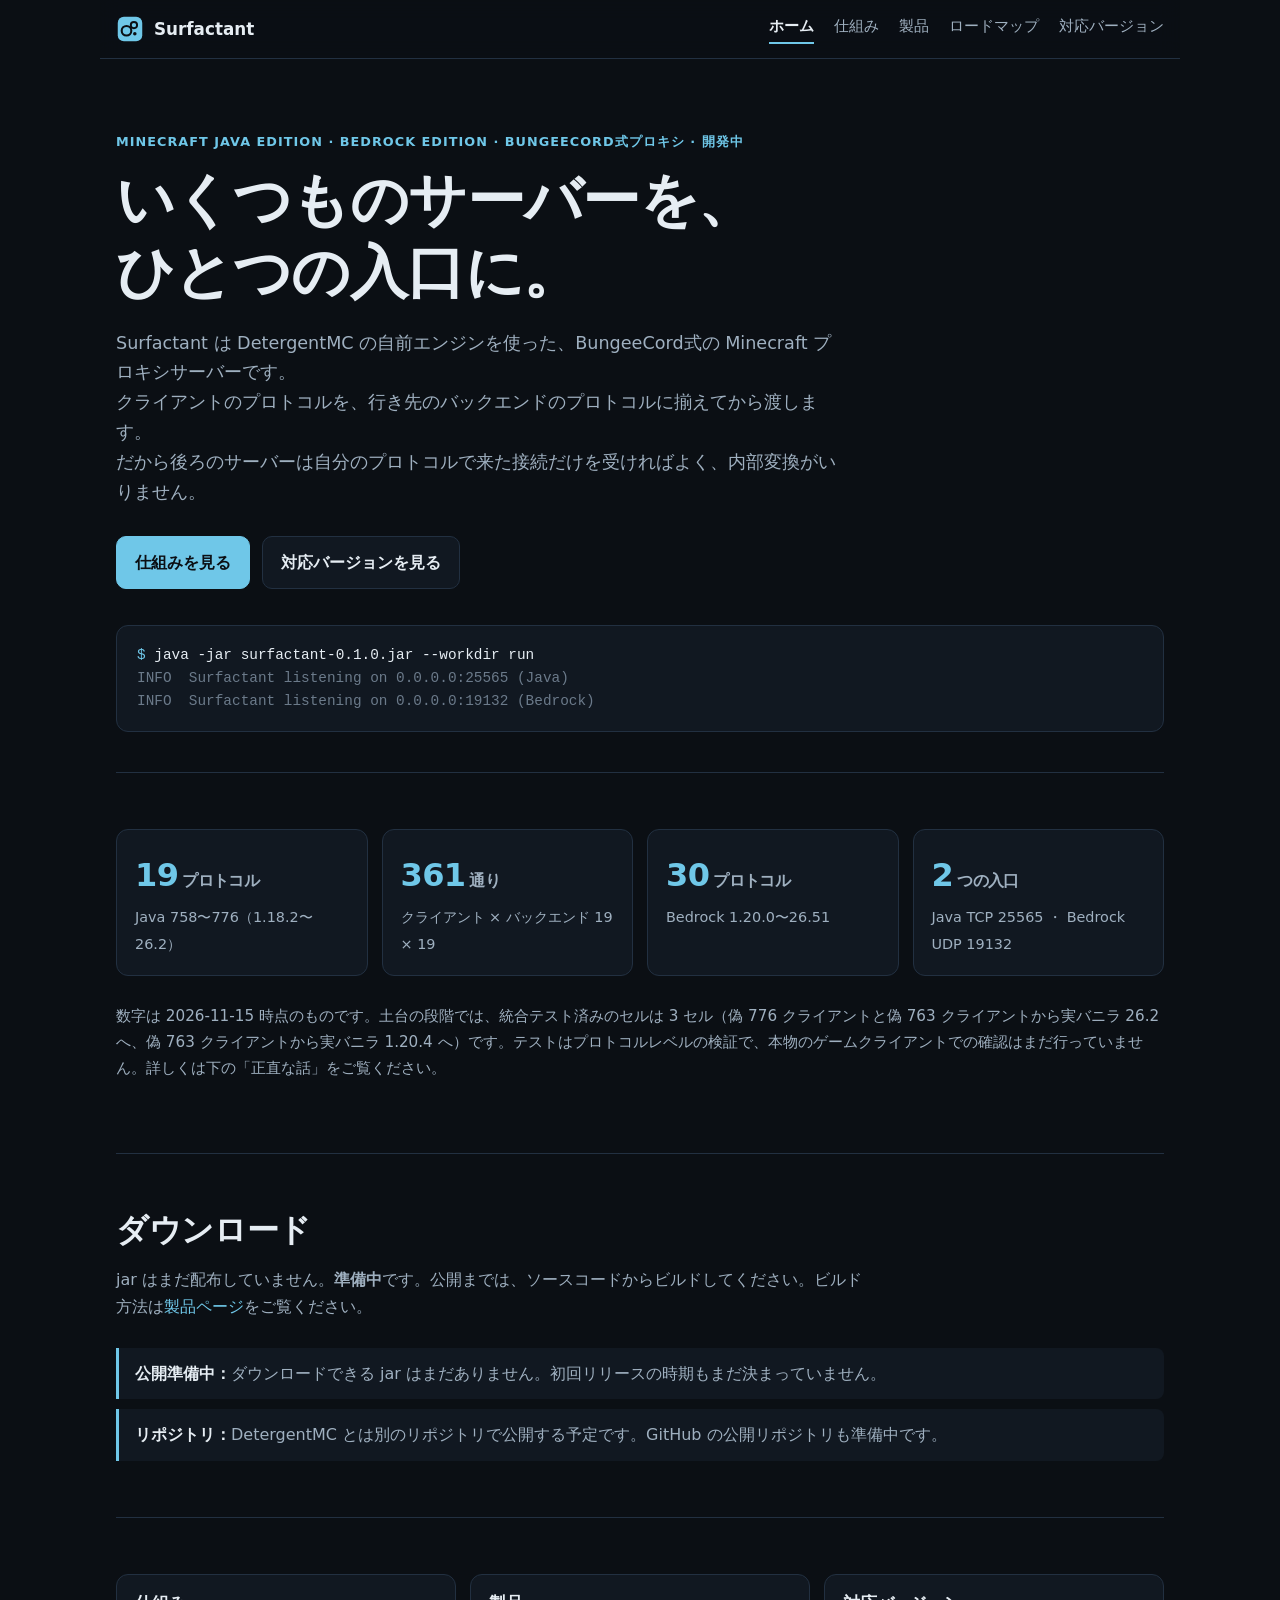
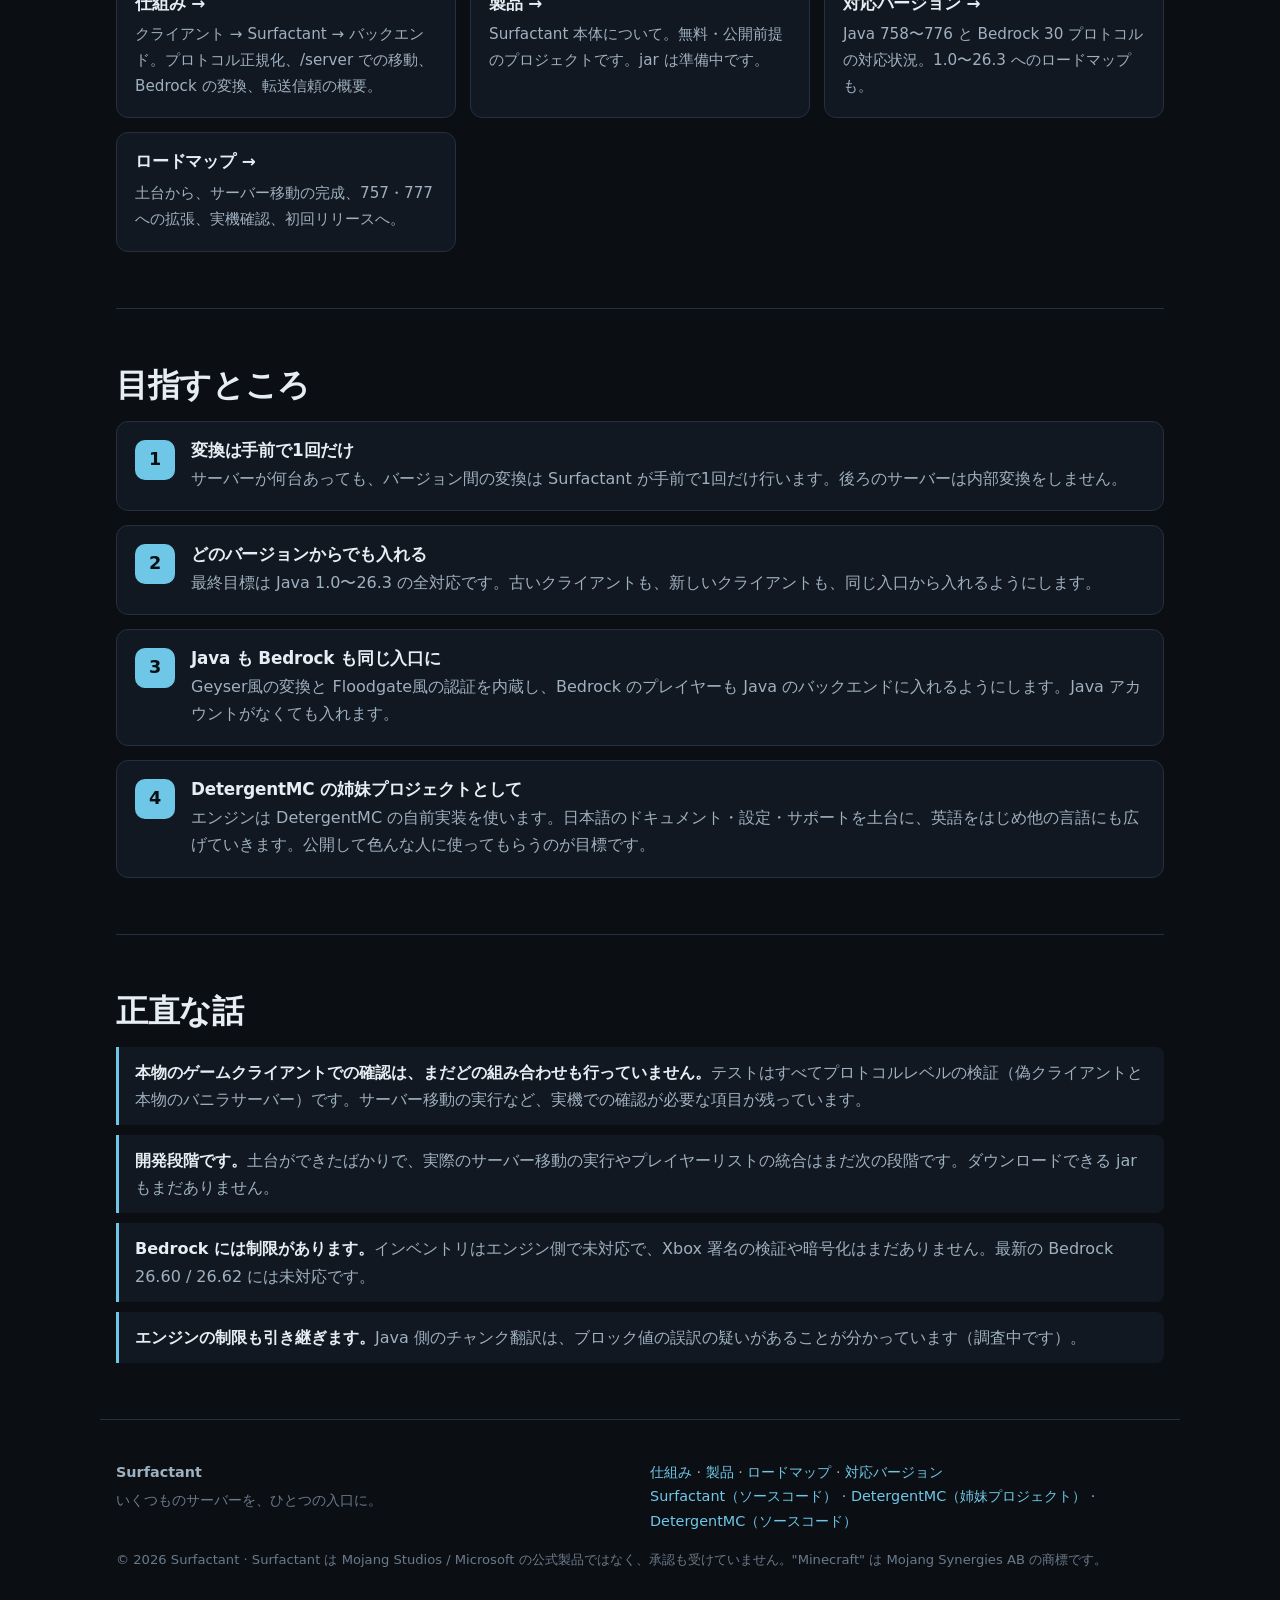
<file: web/index.html>
<!doctype html>
<html lang="ja">
<head>
  <meta charset="utf-8">
  <meta name="viewport" content="width=device-width, initial-scale=1">
  <title>Surfactant — どのバージョンからでも入れる、BungeeCord式のMinecraftプロキシ</title>
  <meta name="description" content="Surfactant は DetergentMC の自前エンジンを使った BungeeCord式の Minecraft プロキシ。クライアントのプロトコルをバックエンドのプロトコルに揃えてから渡すので、後ろのサーバーは内部変換がいらない。Java 1.0〜26.3 の全対応を目指す。">
  <meta property="og:title" content="Surfactant — どのバージョンからでも入れる、BungeeCord式のMinecraftプロキシ">
  <meta property="og:description" content="Surfactant は DetergentMC の自前エンジンを使った BungeeCord式の Minecraft プロキシ。クライアントのプロトコルをバックエンドのプロトコルに揃えてから渡すので、後ろのサーバーは内部変換がいらない。Java 1.0〜26.3 の全対応を目指す。">
  <meta property="og:type" content="website">
  <link rel="icon" href="favicon.svg" type="image/svg+xml">
  <link rel="stylesheet" href="style.css">
</head>
<body>
  <header class="nav">
    <a class="brand" href="./" aria-label="Surfactant">
      <svg width="28" height="28" viewBox="0 0 32 32" aria-hidden="true"><rect x="2" y="2" width="28" height="28" rx="7" fill="var(--accent)"/><circle cx="12" cy="18" r="5.5" fill="none" stroke="#0b0f14" stroke-width="2.4"/><circle cx="20.5" cy="11.5" r="3.6" fill="none" stroke="#0b0f14" stroke-width="2.2"/><circle cx="21.5" cy="21.5" r="2" fill="#0b0f14"/></svg>
      <span>Surfactant</span>
    </a>
    <nav>
      <a href="./" class="active">ホーム</a>
      <a href="how.html">仕組み</a>
      <a href="products.html">製品</a>
      <a href="roadmap.html">ロードマップ</a>
      <a href="versions.html">対応バージョン</a>
    </nav>
  </header>
  <main>

    <section class="hero">
      <p class="eyebrow">Minecraft Java Edition · Bedrock Edition · BungeeCord式プロキシ · 開発中</p>
      <h1>いくつものサーバーを、<br>ひとつの入口に。</h1>
      <p class="lead">
        Surfactant は DetergentMC の自前エンジンを使った、BungeeCord式の Minecraft プロキシサーバーです。<br>
        クライアントのプロトコルを、行き先のバックエンドのプロトコルに揃えてから渡します。<br>
        だから後ろのサーバーは自分のプロトコルで来た接続だけを受ければよく、内部変換がいりません。
      </p>
      <div class="cta">
        <a class="btn primary" href="how.html">仕組みを見る</a>
        <a class="btn" href="versions.html">対応バージョンを見る</a>
      </div>
      <pre class="term" aria-label="起動イメージ"><span class="prompt">$</span> java -jar surfactant-0.1.0.jar --workdir run
<span class="dim">INFO  Surfactant listening on 0.0.0.0:25565 (Java)
INFO  Surfactant listening on 0.0.0.0:19132 (Bedrock)</span></pre>
    </section>

    <section class="section">
      <div class="stats">
        <div><span class="num">19<small>プロトコル</small></span><span class="label">Java 758〜776（1.18.2〜26.2）</span></div>
        <div><span class="num">361<small>通り</small></span><span class="label">クライアント × バックエンド 19 × 19</span></div>
        <div><span class="num">30<small>プロトコル</small></span><span class="label">Bedrock 1.20.0〜26.51</span></div>
        <div><span class="num">2<small>つの入口</small></span><span class="label">Java TCP 25565 ・ Bedrock UDP 19132</span></div>
      </div>
      <p class="note">数字は 2026-11-15 時点のものです。土台の段階では、統合テスト済みのセルは 3 セル（偽 776 クライアントと偽 763 クライアントから実バニラ 26.2 へ、偽 763 クライアントから実バニラ 1.20.4 へ）です。テストはプロトコルレベルの検証で、本物のゲームクライアントでの確認はまだ行っていません。詳しくは下の「正直な話」をご覧ください。</p>
    </section>

    <section class="section">
      <h2>ダウンロード</h2>
      <p class="sub">jar はまだ配布していません。<strong>準備中</strong>です。公開までは、ソースコードからビルドしてください。ビルド方法は<a href="products.html">製品ページ</a>をご覧ください。</p>
      <ul class="facts">
        <li><strong>公開準備中：</strong>ダウンロードできる jar はまだありません。初回リリースの時期もまだ決まっていません。</li>
        <li><strong>リポジトリ：</strong>DetergentMC とは別のリポジトリで公開する予定です。GitHub の公開リポジトリも準備中です。</li>
      </ul>
    </section>

    <section class="section">
      <div class="grid">
        <a class="card link" href="how.html"><h3>仕組み →</h3><p>クライアント → Surfactant → バックエンド。プロトコル正規化、/server での移動、Bedrock の変換、転送信頼の概要。</p></a>
        <a class="card link" href="products.html"><h3>製品 →</h3><p>Surfactant 本体について。無料・公開前提のプロジェクトです。jar は準備中です。</p></a>
        <a class="card link" href="versions.html"><h3>対応バージョン →</h3><p>Java 758〜776 と Bedrock 30 プロトコルの対応状況。1.0〜26.3 へのロードマップも。</p></a>
        <a class="card link" href="roadmap.html"><h3>ロードマップ →</h3><p>土台から、サーバー移動の完成、757・777 への拡張、実機確認、初回リリースへ。</p></a>
      </div>
    </section>

    <section class="section">
      <h2>目指すところ</h2>
      <div class="goals">
        <div class="goal"><span class="num">1</span><div><h3>変換は手前で1回だけ</h3><p>サーバーが何台あっても、バージョン間の変換は Surfactant が手前で1回だけ行います。後ろのサーバーは内部変換をしません。</p></div></div>
        <div class="goal"><span class="num">2</span><div><h3>どのバージョンからでも入れる</h3><p>最終目標は Java 1.0〜26.3 の全対応です。古いクライアントも、新しいクライアントも、同じ入口から入れるようにします。</p></div></div>
        <div class="goal"><span class="num">3</span><div><h3>Java も Bedrock も同じ入口に</h3><p>Geyser風の変換と Floodgate風の認証を内蔵し、Bedrock のプレイヤーも Java のバックエンドに入れるようにします。Java アカウントがなくても入れます。</p></div></div>
        <div class="goal"><span class="num">4</span><div><h3>DetergentMC の姉妹プロジェクトとして</h3><p>エンジンは DetergentMC の自前実装を使います。日本語のドキュメント・設定・サポートを土台に、英語をはじめ他の言語にも広げていきます。公開して色んな人に使ってもらうのが目標です。</p></div></div>
      </div>
    </section>

    <section class="section">
      <h2>正直な話</h2>
      <ul class="facts">
        <li><strong>本物のゲームクライアントでの確認は、まだどの組み合わせも行っていません。</strong>テストはすべてプロトコルレベルの検証（偽クライアントと本物のバニラサーバー）です。サーバー移動の実行など、実機での確認が必要な項目が残っています。</li>
        <li><strong>開発段階です。</strong>土台ができたばかりで、実際のサーバー移動の実行やプレイヤーリストの統合はまだ次の段階です。ダウンロードできる jar もまだありません。</li>
        <li><strong>Bedrock には制限があります。</strong>インベントリはエンジン側で未対応で、Xbox 署名の検証や暗号化はまだありません。最新の Bedrock 26.60 / 26.62 には未対応です。</li>
        <li><strong>エンジンの制限も引き継ぎます。</strong>Java 側のチャンク翻訳は、ブロック値の誤訳の疑いがあることが分かっています（調査中です）。</li>
      </ul>
    </section>
  </main>
  <footer>
    <div class="footgrid">
      <div>
        <strong>Surfactant</strong>
        <p>いくつものサーバーを、ひとつの入口に。</p>
      </div>
      <div>
        <a href="how.html">仕組み</a> · <a href="products.html">製品</a> · <a href="roadmap.html">ロードマップ</a> · <a href="versions.html">対応バージョン</a><br>
        <a href="https://github.com/DetergentMC/Surfactant" rel="noopener">Surfactant（ソースコード）</a> · <a href="https://detergentmc.github.io/DetergentMC/" rel="noopener">DetergentMC（姉妹プロジェクト）</a> · <a href="https://github.com/DetergentMC/DetergentMC" rel="noopener">DetergentMC（ソースコード）</a>
      </div>
    </div>
    <p class="disclaimer">© 2026 Surfactant · Surfactant は Mojang Studios / Microsoft の公式製品ではなく、承認も受けていません。"Minecraft" は Mojang Synergies AB の商標です。</p>
  </footer>
</body>
</html>
</file>
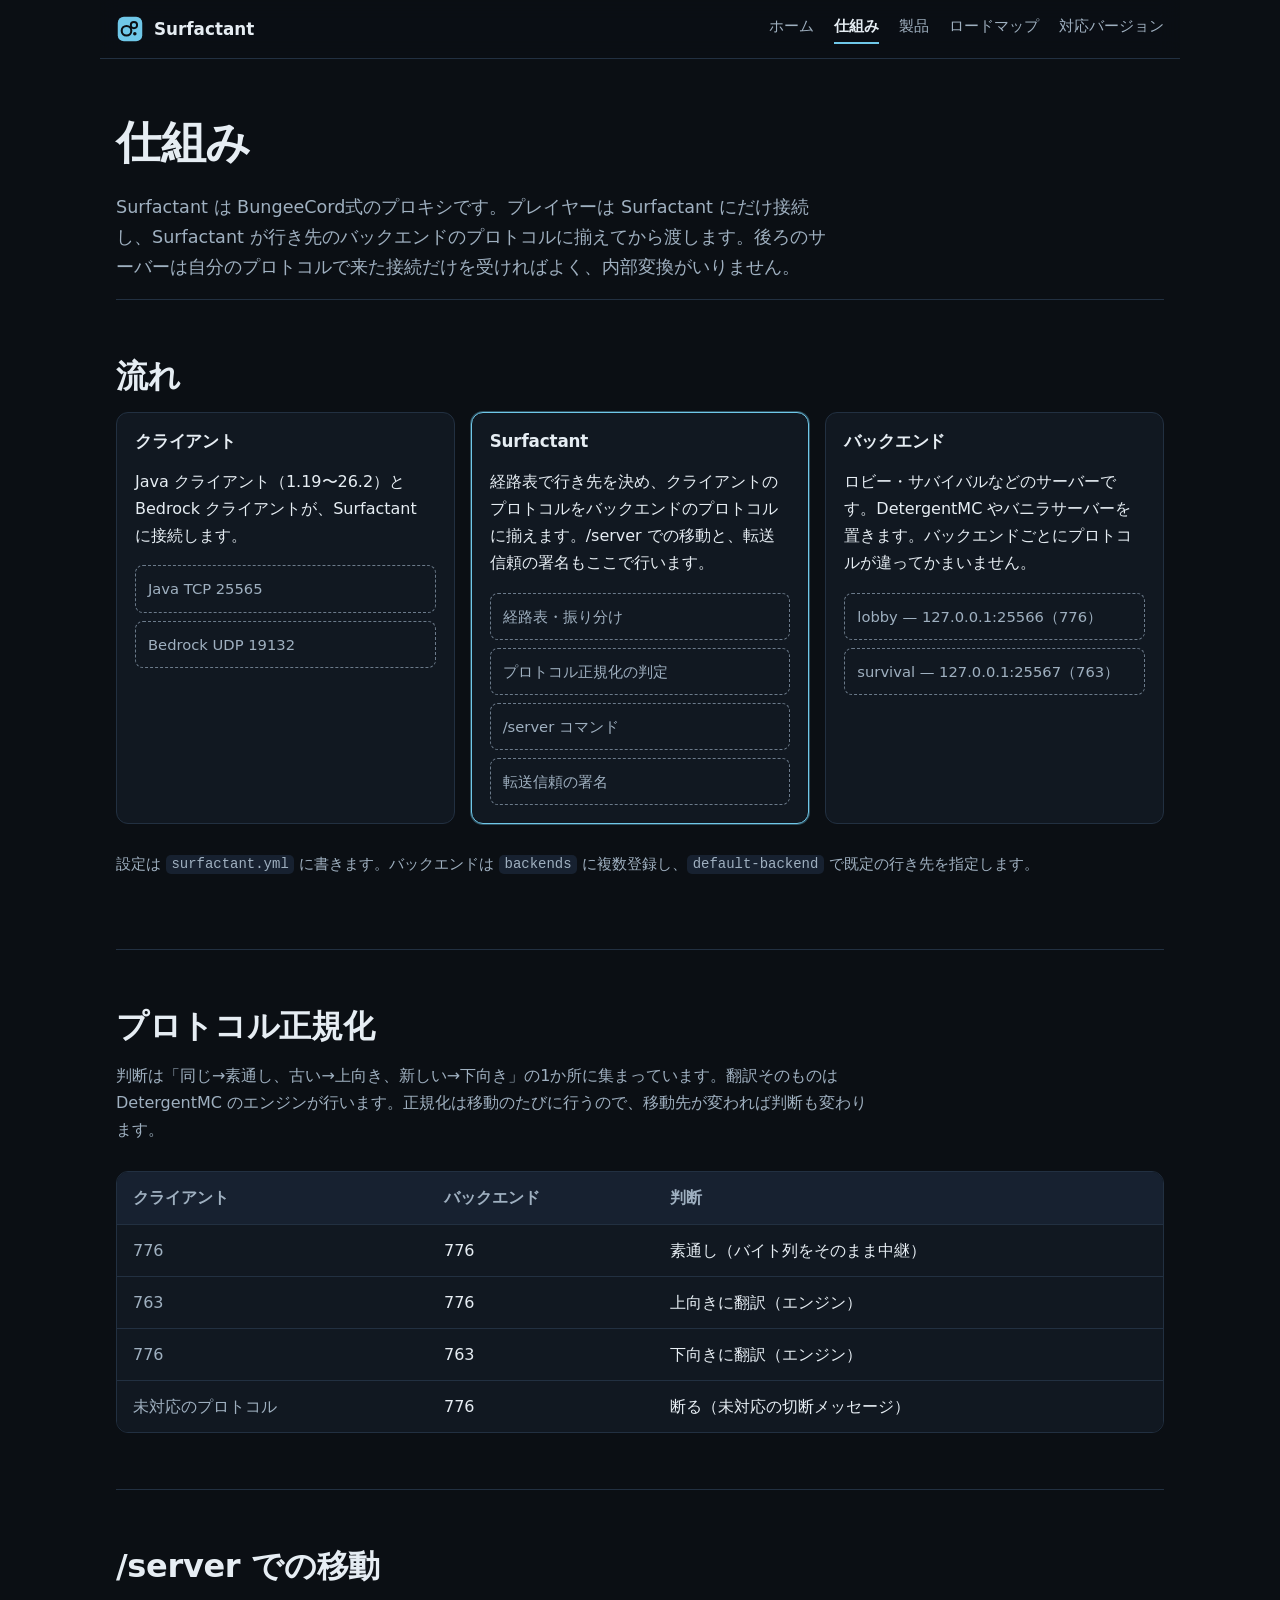
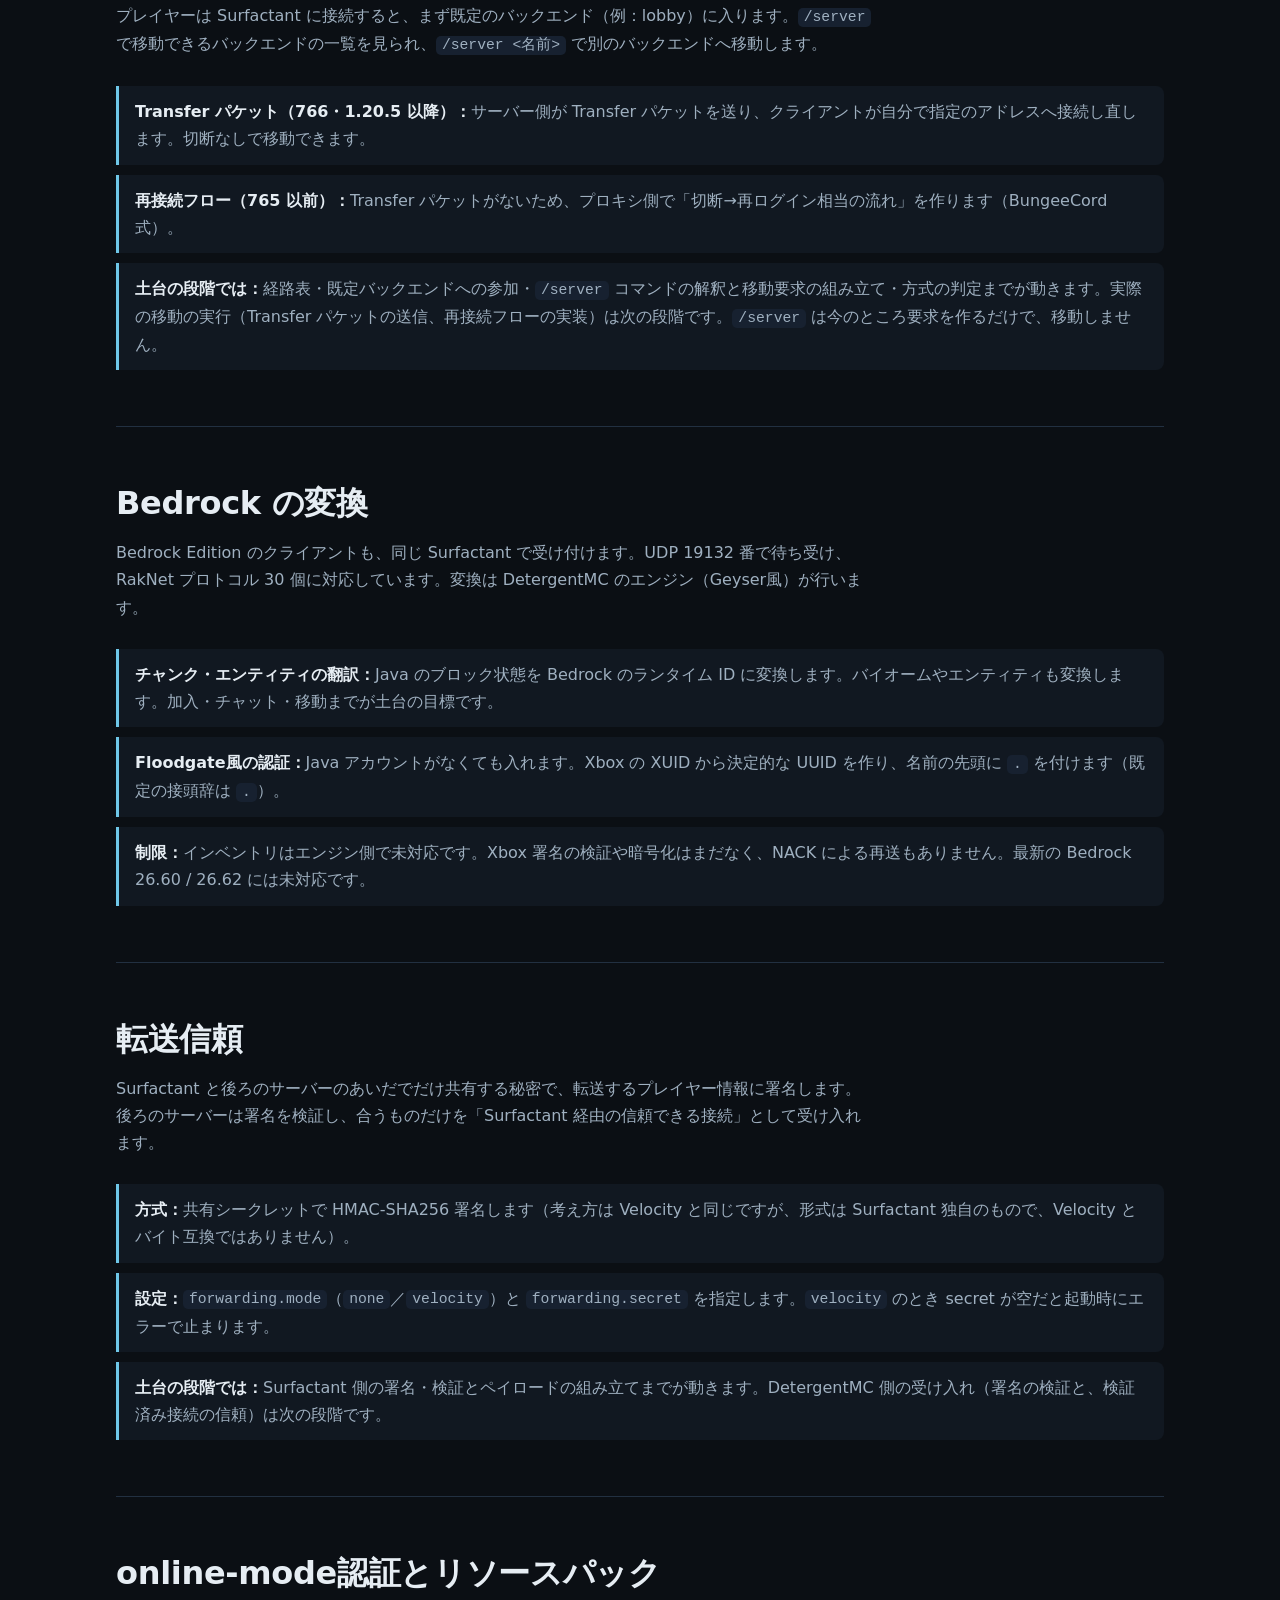
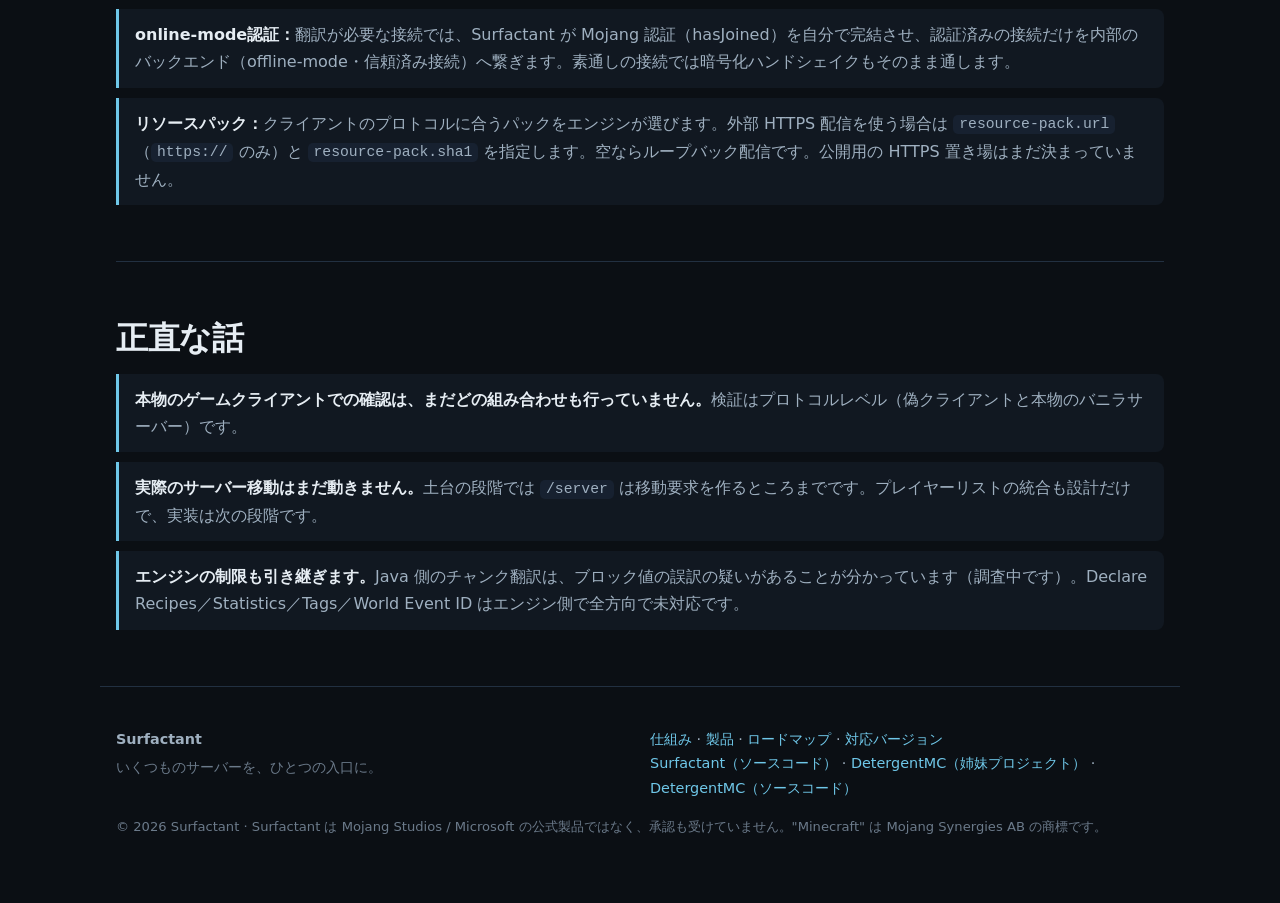
<file: web/how.html>
<!doctype html>
<html lang="ja">
<head>
  <meta charset="utf-8">
  <meta name="viewport" content="width=device-width, initial-scale=1">
  <title>仕組み — Surfactant</title>
  <meta name="description" content="Surfactant の仕組み。クライアント → Surfactant → バックエンド。プロトコル正規化、/server での移動、Bedrock の変換、Floodgate風の認証、転送信頼の概要。">
  <meta property="og:title" content="仕組み — Surfactant">
  <meta property="og:description" content="Surfactant の仕組み。クライアント → Surfactant → バックエンド。プロトコル正規化、/server での移動、Bedrock の変換、Floodgate風の認証、転送信頼の概要。">
  <meta property="og:type" content="website">
  <link rel="icon" href="favicon.svg" type="image/svg+xml">
  <link rel="stylesheet" href="style.css">
</head>
<body>
  <header class="nav">
    <a class="brand" href="./" aria-label="Surfactant">
      <svg width="28" height="28" viewBox="0 0 32 32" aria-hidden="true"><rect x="2" y="2" width="28" height="28" rx="7" fill="var(--accent)"/><circle cx="12" cy="18" r="5.5" fill="none" stroke="#0b0f14" stroke-width="2.4"/><circle cx="20.5" cy="11.5" r="3.6" fill="none" stroke="#0b0f14" stroke-width="2.2"/><circle cx="21.5" cy="21.5" r="2" fill="#0b0f14"/></svg>
      <span>Surfactant</span>
    </a>
    <nav>
      <a href="./">ホーム</a>
      <a href="how.html" class="active">仕組み</a>
      <a href="products.html">製品</a>
      <a href="roadmap.html">ロードマップ</a>
      <a href="versions.html">対応バージョン</a>
    </nav>
  </header>
  <main>

    <section class="page-head">
      <h1>仕組み</h1>
      <p class="lead">Surfactant は BungeeCord式のプロキシです。プレイヤーは Surfactant にだけ接続し、Surfactant が行き先のバックエンドのプロトコルに揃えてから渡します。後ろのサーバーは自分のプロトコルで来た接続だけを受ければよく、内部変換がいりません。</p>
    </section>

    <section class="section">
      <h2>流れ</h2>
      <div class="diagram">
        <div class="box">
          <h3>クライアント</h3>
          <p>Java クライアント（1.19〜26.2）と Bedrock クライアントが、Surfactant に接続します。</p>
          <div class="layer">Java TCP 25565</div>
          <div class="layer">Bedrock UDP 19132</div>
        </div>
        <div class="box highlight">
          <h3>Surfactant</h3>
          <p>経路表で行き先を決め、クライアントのプロトコルをバックエンドのプロトコルに揃えます。/server での移動と、転送信頼の署名もここで行います。</p>
          <div class="layer">経路表・振り分け</div>
          <div class="layer">プロトコル正規化の判定</div>
          <div class="layer">/server コマンド</div>
          <div class="layer">転送信頼の署名</div>
        </div>
        <div class="box">
          <h3>バックエンド</h3>
          <p>ロビー・サバイバルなどのサーバーです。DetergentMC やバニラサーバーを置きます。バックエンドごとにプロトコルが違ってかまいません。</p>
          <div class="layer">lobby — 127.0.0.1:25566（776）</div>
          <div class="layer">survival — 127.0.0.1:25567（763）</div>
        </div>
      </div>
      <p class="note">設定は <code>surfactant.yml</code> に書きます。バックエンドは <code>backends</code> に複数登録し、<code>default-backend</code> で既定の行き先を指定します。</p>
    </section>

    <section class="section">
      <h2>プロトコル正規化</h2>
      <p class="sub">判断は「同じ→素通し、古い→上向き、新しい→下向き」の1か所に集まっています。翻訳そのものは DetergentMC のエンジンが行います。正規化は移動のたびに行うので、移動先が変われば判断も変わります。</p>
      <div class="compare">
        <table>
          <thead><tr><th>クライアント</th><th>バックエンド</th><th>判断</th></tr></thead>
          <tbody>
            <tr><td>776</td><td>776</td><td>素通し（バイト列をそのまま中継）</td></tr>
            <tr><td>763</td><td>776</td><td>上向きに翻訳（エンジン）</td></tr>
            <tr><td>776</td><td>763</td><td>下向きに翻訳（エンジン）</td></tr>
            <tr><td>未対応のプロトコル</td><td>776</td><td>断る（未対応の切断メッセージ）</td></tr>
          </tbody>
        </table>
      </div>
    </section>

    <section class="section">
      <h2>/server での移動</h2>
      <p class="sub">プレイヤーは Surfactant に接続すると、まず既定のバックエンド（例：lobby）に入ります。<code>/server</code> で移動できるバックエンドの一覧を見られ、<code>/server &lt;名前&gt;</code> で別のバックエンドへ移動します。</p>
      <ul class="facts">
        <li><strong>Transfer パケット（766・1.20.5 以降）：</strong>サーバー側が Transfer パケットを送り、クライアントが自分で指定のアドレスへ接続し直します。切断なしで移動できます。</li>
        <li><strong>再接続フロー（765 以前）：</strong>Transfer パケットがないため、プロキシ側で「切断→再ログイン相当の流れ」を作ります（BungeeCord式）。</li>
        <li><strong>土台の段階では：</strong>経路表・既定バックエンドへの参加・<code>/server</code> コマンドの解釈と移動要求の組み立て・方式の判定までが動きます。実際の移動の実行（Transfer パケットの送信、再接続フローの実装）は次の段階です。<code>/server</code> は今のところ要求を作るだけで、移動しません。</li>
      </ul>
    </section>

    <section class="section">
      <h2>Bedrock の変換</h2>
      <p class="sub">Bedrock Edition のクライアントも、同じ Surfactant で受け付けます。UDP 19132 番で待ち受け、RakNet プロトコル 30 個に対応しています。変換は DetergentMC のエンジン（Geyser風）が行います。</p>
      <ul class="facts">
        <li><strong>チャンク・エンティティの翻訳：</strong>Java のブロック状態を Bedrock のランタイム ID に変換します。バイオームやエンティティも変換します。加入・チャット・移動までが土台の目標です。</li>
        <li><strong>Floodgate風の認証：</strong>Java アカウントがなくても入れます。Xbox の XUID から決定的な UUID を作り、名前の先頭に <code>.</code> を付けます（既定の接頭辞は <code>.</code>）。</li>
        <li><strong>制限：</strong>インベントリはエンジン側で未対応です。Xbox 署名の検証や暗号化はまだなく、NACK による再送もありません。最新の Bedrock 26.60 / 26.62 には未対応です。</li>
      </ul>
    </section>

    <section class="section">
      <h2>転送信頼</h2>
      <p class="sub">Surfactant と後ろのサーバーのあいだでだけ共有する秘密で、転送するプレイヤー情報に署名します。後ろのサーバーは署名を検証し、合うものだけを「Surfactant 経由の信頼できる接続」として受け入れます。</p>
      <ul class="facts">
        <li><strong>方式：</strong>共有シークレットで HMAC-SHA256 署名します（考え方は Velocity と同じですが、形式は Surfactant 独自のもので、Velocity とバイト互換ではありません）。</li>
        <li><strong>設定：</strong><code>forwarding.mode</code>（<code>none</code>／<code>velocity</code>）と <code>forwarding.secret</code> を指定します。<code>velocity</code> のとき secret が空だと起動時にエラーで止まります。</li>
        <li><strong>土台の段階では：</strong>Surfactant 側の署名・検証とペイロードの組み立てまでが動きます。DetergentMC 側の受け入れ（署名の検証と、検証済み接続の信頼）は次の段階です。</li>
      </ul>
    </section>

    <section class="section">
      <h2>online-mode認証とリソースパック</h2>
      <ul class="facts">
        <li><strong>online-mode認証：</strong>翻訳が必要な接続では、Surfactant が Mojang 認証（hasJoined）を自分で完結させ、認証済みの接続だけを内部のバックエンド（offline-mode・信頼済み接続）へ繋ぎます。素通しの接続では暗号化ハンドシェイクもそのまま通します。</li>
        <li><strong>リソースパック：</strong>クライアントのプロトコルに合うパックをエンジンが選びます。外部 HTTPS 配信を使う場合は <code>resource-pack.url</code>（<code>https://</code> のみ）と <code>resource-pack.sha1</code> を指定します。空ならループバック配信です。公開用の HTTPS 置き場はまだ決まっていません。</li>
      </ul>
    </section>

    <section class="section">
      <h2>正直な話</h2>
      <ul class="facts">
        <li><strong>本物のゲームクライアントでの確認は、まだどの組み合わせも行っていません。</strong>検証はプロトコルレベル（偽クライアントと本物のバニラサーバー）です。</li>
        <li><strong>実際のサーバー移動はまだ動きません。</strong>土台の段階では <code>/server</code> は移動要求を作るところまでです。プレイヤーリストの統合も設計だけで、実装は次の段階です。</li>
        <li><strong>エンジンの制限も引き継ぎます。</strong>Java 側のチャンク翻訳は、ブロック値の誤訳の疑いがあることが分かっています（調査中です）。Declare Recipes／Statistics／Tags／World Event ID はエンジン側で全方向で未対応です。</li>
      </ul>
    </section>
  </main>
  <footer>
    <div class="footgrid">
      <div>
        <strong>Surfactant</strong>
        <p>いくつものサーバーを、ひとつの入口に。</p>
      </div>
      <div>
        <a href="how.html">仕組み</a> · <a href="products.html">製品</a> · <a href="roadmap.html">ロードマップ</a> · <a href="versions.html">対応バージョン</a><br>
        <a href="https://github.com/DetergentMC/Surfactant" rel="noopener">Surfactant（ソースコード）</a> · <a href="https://detergentmc.github.io/DetergentMC/" rel="noopener">DetergentMC（姉妹プロジェクト）</a> · <a href="https://github.com/DetergentMC/DetergentMC" rel="noopener">DetergentMC（ソースコード）</a>
      </div>
    </div>
    <p class="disclaimer">© 2026 Surfactant · Surfactant は Mojang Studios / Microsoft の公式製品ではなく、承認も受けていません。"Minecraft" は Mojang Synergies AB の商標です。</p>
  </footer>
</body>
</html>
</file>
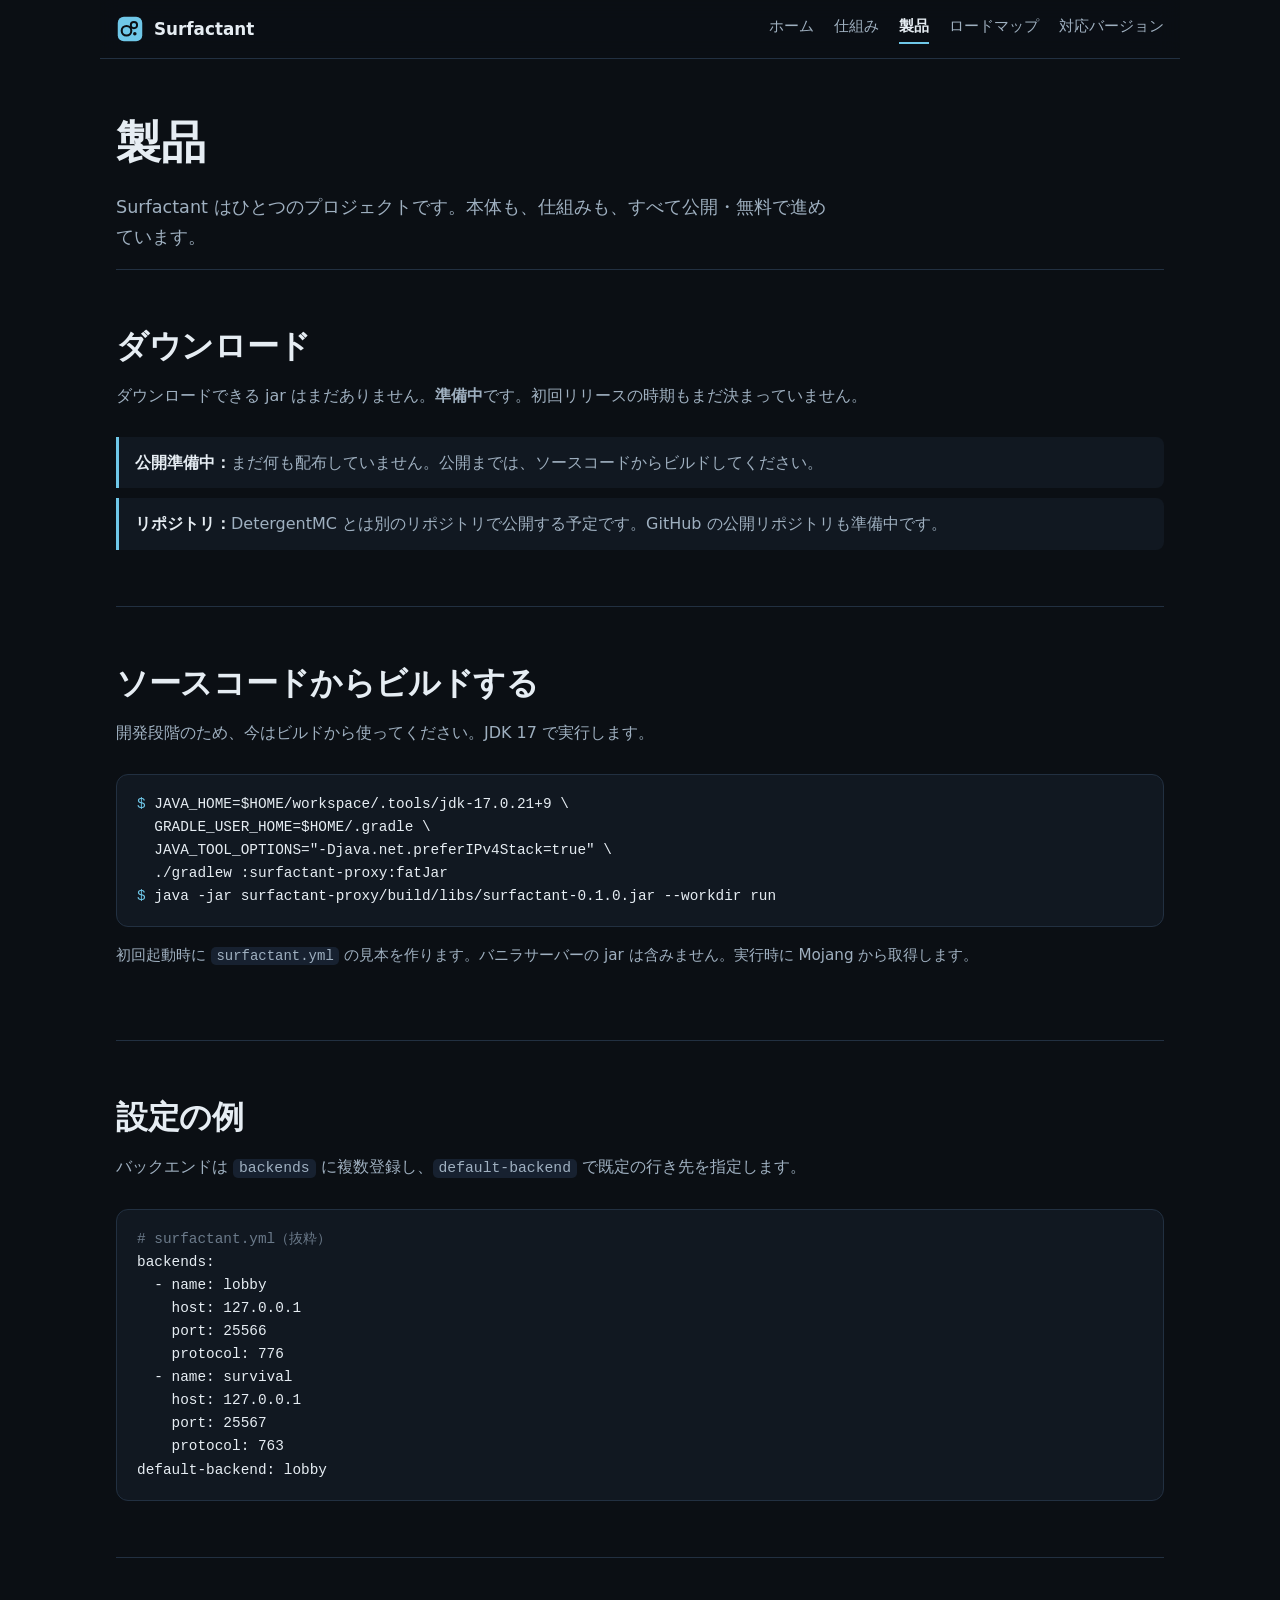
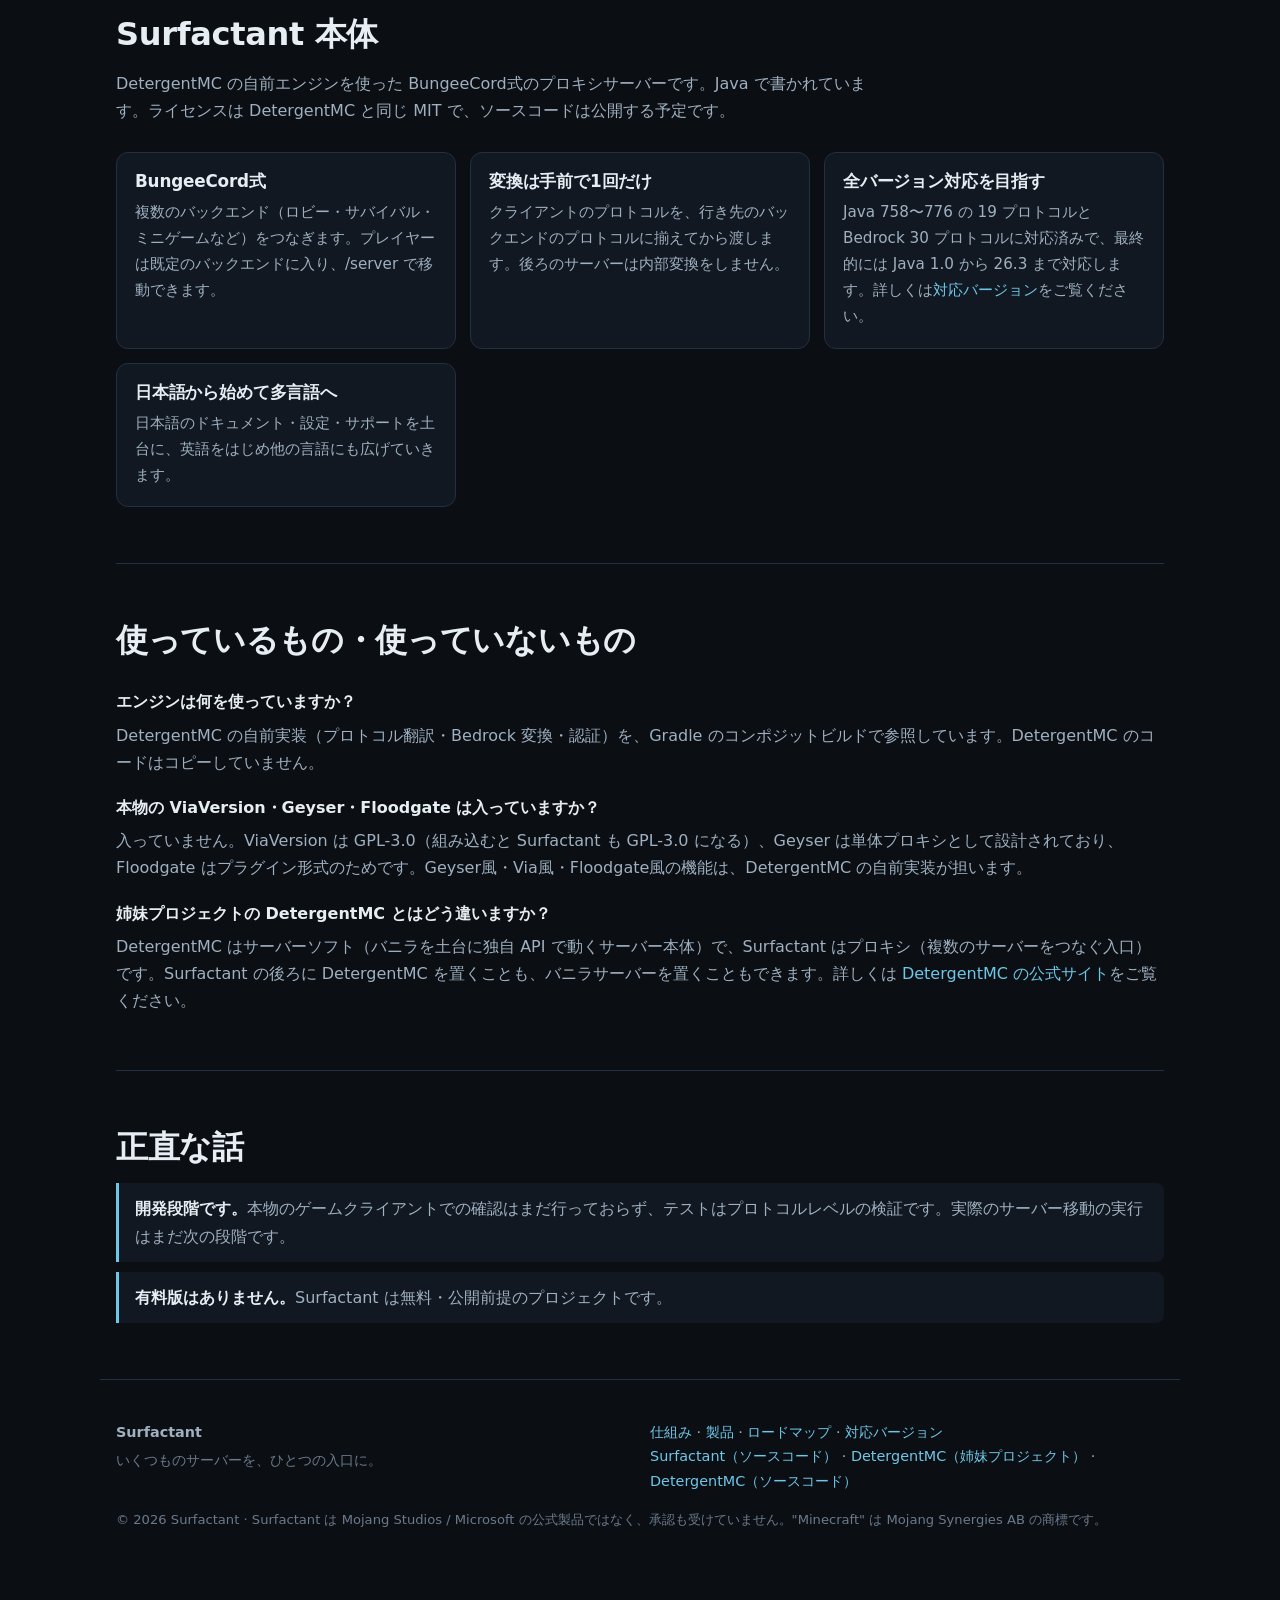
<file: web/products.html>
<!doctype html>
<html lang="ja">
<head>
  <meta charset="utf-8">
  <meta name="viewport" content="width=device-width, initial-scale=1">
  <title>製品 — Surfactant</title>
  <meta name="description" content="Surfactant 本体について。無料・公開前提のプロジェクトです。ダウンロードできる jar は準備中です。">
  <meta property="og:title" content="製品 — Surfactant">
  <meta property="og:description" content="Surfactant 本体について。無料・公開前提のプロジェクトです。ダウンロードできる jar は準備中です。">
  <meta property="og:type" content="website">
  <link rel="icon" href="favicon.svg" type="image/svg+xml">
  <link rel="stylesheet" href="style.css">
</head>
<body>
  <header class="nav">
    <a class="brand" href="./" aria-label="Surfactant">
      <svg width="28" height="28" viewBox="0 0 32 32" aria-hidden="true"><rect x="2" y="2" width="28" height="28" rx="7" fill="var(--accent)"/><circle cx="12" cy="18" r="5.5" fill="none" stroke="#0b0f14" stroke-width="2.4"/><circle cx="20.5" cy="11.5" r="3.6" fill="none" stroke="#0b0f14" stroke-width="2.2"/><circle cx="21.5" cy="21.5" r="2" fill="#0b0f14"/></svg>
      <span>Surfactant</span>
    </a>
    <nav>
      <a href="./">ホーム</a>
      <a href="how.html">仕組み</a>
      <a href="products.html" class="active">製品</a>
      <a href="roadmap.html">ロードマップ</a>
      <a href="versions.html">対応バージョン</a>
    </nav>
  </header>
  <main>

    <section class="page-head">
      <h1>製品</h1>
      <p class="lead">Surfactant はひとつのプロジェクトです。本体も、仕組みも、すべて公開・無料で進めています。</p>
    </section>

    <section class="section">
      <h2>ダウンロード</h2>
      <p class="sub">ダウンロードできる jar はまだありません。<strong>準備中</strong>です。初回リリースの時期もまだ決まっていません。</p>
      <ul class="facts">
        <li><strong>公開準備中：</strong>まだ何も配布していません。公開までは、ソースコードからビルドしてください。</li>
        <li><strong>リポジトリ：</strong>DetergentMC とは別のリポジトリで公開する予定です。GitHub の公開リポジトリも準備中です。</li>
      </ul>
    </section>

    <section class="section">
      <h2>ソースコードからビルドする</h2>
      <p class="sub">開発段階のため、今はビルドから使ってください。JDK 17 で実行します。</p>
      <pre class="term" aria-label="ビルドと起動"><span class="prompt">$</span> JAVA_HOME=$HOME/workspace/.tools/jdk-17.0.21+9 \
  GRADLE_USER_HOME=$HOME/.gradle \
  JAVA_TOOL_OPTIONS="-Djava.net.preferIPv4Stack=true" \
  ./gradlew :surfactant-proxy:fatJar
<span class="prompt">$</span> java -jar surfactant-proxy/build/libs/surfactant-0.1.0.jar --workdir run</pre>
      <p class="note">初回起動時に <code>surfactant.yml</code> の見本を作ります。バニラサーバーの jar は含みません。実行時に Mojang から取得します。</p>
    </section>

    <section class="section">
      <h2>設定の例</h2>
      <p class="sub">バックエンドは <code>backends</code> に複数登録し、<code>default-backend</code> で既定の行き先を指定します。</p>
      <pre class="term" aria-label="surfactant.yml の例"><span class="dim"># surfactant.yml（抜粋）</span>
backends:
  - name: lobby
    host: 127.0.0.1
    port: 25566
    protocol: 776
  - name: survival
    host: 127.0.0.1
    port: 25567
    protocol: 763
default-backend: lobby</pre>
    </section>

    <section class="section">
      <h2>Surfactant 本体</h2>
      <p class="sub">DetergentMC の自前エンジンを使った BungeeCord式のプロキシサーバーです。Java で書かれています。ライセンスは DetergentMC と同じ MIT で、ソースコードは公開する予定です。</p>
      <div class="grid">
        <div class="card"><h3>BungeeCord式</h3><p>複数のバックエンド（ロビー・サバイバル・ミニゲームなど）をつなぎます。プレイヤーは既定のバックエンドに入り、/server で移動できます。</p></div>
        <div class="card"><h3>変換は手前で1回だけ</h3><p>クライアントのプロトコルを、行き先のバックエンドのプロトコルに揃えてから渡します。後ろのサーバーは内部変換をしません。</p></div>
        <div class="card"><h3>全バージョン対応を目指す</h3><p>Java 758〜776 の 19 プロトコルと Bedrock 30 プロトコルに対応済みで、最終的には Java 1.0 から 26.3 まで対応します。詳しくは<a href="versions.html">対応バージョン</a>をご覧ください。</p></div>
        <div class="card"><h3>日本語から始めて多言語へ</h3><p>日本語のドキュメント・設定・サポートを土台に、英語をはじめ他の言語にも広げていきます。</p></div>
      </div>
    </section>

    <section class="section">
      <h2>使っているもの・使っていないもの</h2>
      <dl class="faq">
        <dt>エンジンは何を使っていますか？</dt>
        <dd>DetergentMC の自前実装（プロトコル翻訳・Bedrock 変換・認証）を、Gradle のコンポジットビルドで参照しています。DetergentMC のコードはコピーしていません。</dd>
        <dt>本物の ViaVersion・Geyser・Floodgate は入っていますか？</dt>
        <dd>入っていません。ViaVersion は GPL-3.0（組み込むと Surfactant も GPL-3.0 になる）、Geyser は単体プロキシとして設計されており、Floodgate はプラグイン形式のためです。Geyser風・Via風・Floodgate風の機能は、DetergentMC の自前実装が担います。</dd>
        <dt>姉妹プロジェクトの DetergentMC とはどう違いますか？</dt>
        <dd>DetergentMC はサーバーソフト（バニラを土台に独自 API で動くサーバー本体）で、Surfactant はプロキシ（複数のサーバーをつなぐ入口）です。Surfactant の後ろに DetergentMC を置くことも、バニラサーバーを置くこともできます。詳しくは <a href="https://detergentmc.github.io/DetergentMC/" rel="noopener">DetergentMC の公式サイト</a>をご覧ください。</dd>
      </dl>
    </section>

    <section class="section">
      <h2>正直な話</h2>
      <ul class="facts">
        <li><strong>開発段階です。</strong>本物のゲームクライアントでの確認はまだ行っておらず、テストはプロトコルレベルの検証です。実際のサーバー移動の実行はまだ次の段階です。</li>
        <li><strong>有料版はありません。</strong>Surfactant は無料・公開前提のプロジェクトです。</li>
      </ul>
    </section>
  </main>
  <footer>
    <div class="footgrid">
      <div>
        <strong>Surfactant</strong>
        <p>いくつものサーバーを、ひとつの入口に。</p>
      </div>
      <div>
        <a href="how.html">仕組み</a> · <a href="products.html">製品</a> · <a href="roadmap.html">ロードマップ</a> · <a href="versions.html">対応バージョン</a><br>
        <a href="https://github.com/DetergentMC/Surfactant" rel="noopener">Surfactant（ソースコード）</a> · <a href="https://detergentmc.github.io/DetergentMC/" rel="noopener">DetergentMC（姉妹プロジェクト）</a> · <a href="https://github.com/DetergentMC/DetergentMC" rel="noopener">DetergentMC（ソースコード）</a>
      </div>
    </div>
    <p class="disclaimer">© 2026 Surfactant · Surfactant は Mojang Studios / Microsoft の公式製品ではなく、承認も受けていません。"Minecraft" は Mojang Synergies AB の商標です。</p>
  </footer>
</body>
</html>
</file>
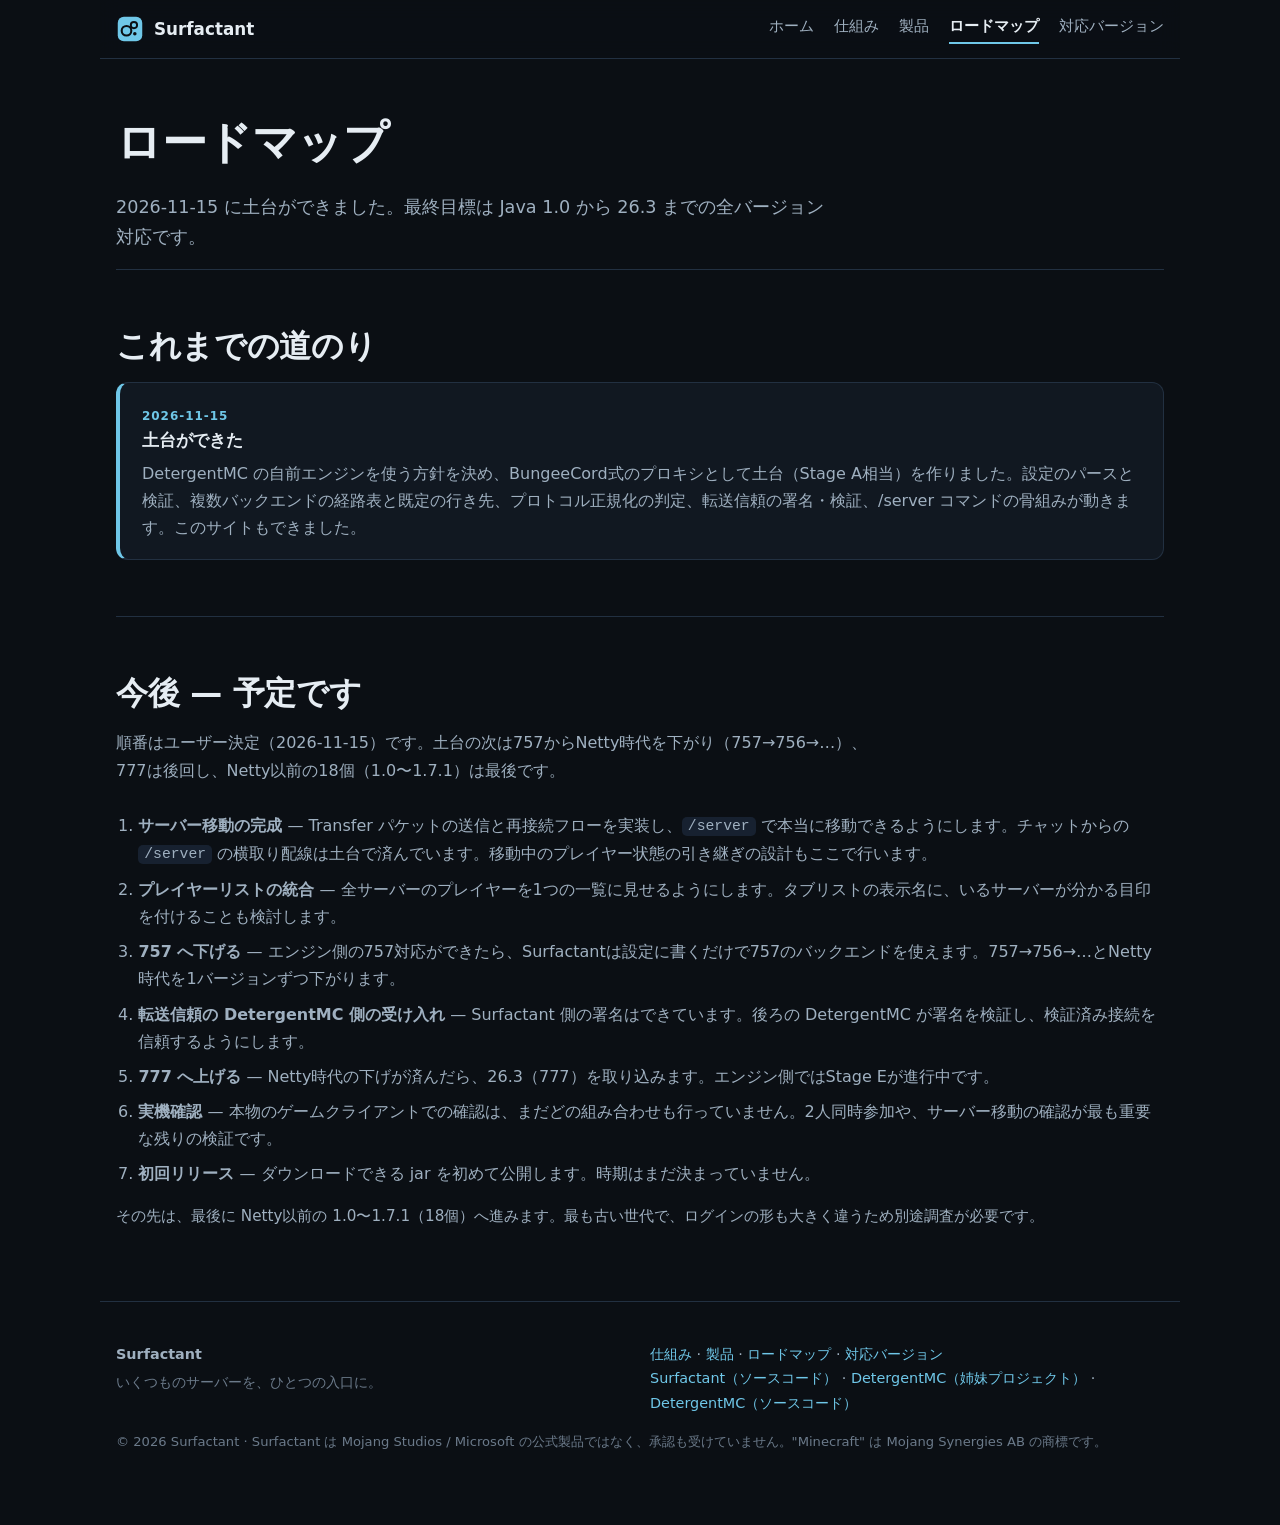
<file: web/roadmap.html>
<!doctype html>
<html lang="ja">
<head>
  <meta charset="utf-8">
  <meta name="viewport" content="width=device-width, initial-scale=1">
  <title>ロードマップ — Surfactant</title>
  <meta name="description" content="Surfactant のこれまでの道のりと今後の予定。土台から、サーバー移動の完成、757・777 への拡張、実機確認、初回リリースへ。">
  <meta property="og:title" content="ロードマップ — Surfactant">
  <meta property="og:description" content="Surfactant のこれまでの道のりと今後の予定。土台から、サーバー移動の完成、757・777 への拡張、実機確認、初回リリースへ。">
  <meta property="og:type" content="website">
  <link rel="icon" href="favicon.svg" type="image/svg+xml">
  <link rel="stylesheet" href="style.css">
</head>
<body>
  <header class="nav">
    <a class="brand" href="./" aria-label="Surfactant">
      <svg width="28" height="28" viewBox="0 0 32 32" aria-hidden="true"><rect x="2" y="2" width="28" height="28" rx="7" fill="var(--accent)"/><circle cx="12" cy="18" r="5.5" fill="none" stroke="#0b0f14" stroke-width="2.4"/><circle cx="20.5" cy="11.5" r="3.6" fill="none" stroke="#0b0f14" stroke-width="2.2"/><circle cx="21.5" cy="21.5" r="2" fill="#0b0f14"/></svg>
      <span>Surfactant</span>
    </a>
    <nav>
      <a href="./">ホーム</a>
      <a href="how.html">仕組み</a>
      <a href="products.html">製品</a>
      <a href="roadmap.html" class="active">ロードマップ</a>
      <a href="versions.html">対応バージョン</a>
    </nav>
  </header>
  <main>

    <section class="page-head">
      <h1>ロードマップ</h1>
      <p class="lead">2026-11-15 に土台ができました。最終目標は Java 1.0 から 26.3 までの全バージョン対応です。</p>
    </section>

    <section class="section">
      <h2>これまでの道のり</h2>
      <div class="phases">
        <div class="phase">
          <span class="phase-no">2026-11-15</span>
          <h3>土台ができた</h3>
          <p>DetergentMC の自前エンジンを使う方針を決め、BungeeCord式のプロキシとして土台（Stage A相当）を作りました。設定のパースと検証、複数バックエンドの経路表と既定の行き先、プロトコル正規化の判定、転送信頼の署名・検証、/server コマンドの骨組みが動きます。このサイトもできました。</p>
        </div>
      </div>
    </section>

    <section class="section">
      <h2>今後 — 予定です</h2>
      <p class="sub">順番はユーザー決定（2026-11-15）です。土台の次は757からNetty時代を下がり（757→756→…）、777は後回し、Netty以前の18個（1.0〜1.7.1）は最後です。</p>
      <ol class="steps">
        <li><strong>サーバー移動の完成</strong> — Transfer パケットの送信と再接続フローを実装し、<code>/server</code> で本当に移動できるようにします。チャットからの <code>/server</code> の横取り配線は土台で済んでいます。移動中のプレイヤー状態の引き継ぎの設計もここで行います。</li>
        <li><strong>プレイヤーリストの統合</strong> — 全サーバーのプレイヤーを1つの一覧に見せるようにします。タブリストの表示名に、いるサーバーが分かる目印を付けることも検討します。</li>
        <li><strong>757 へ下げる</strong> — エンジン側の757対応ができたら、Surfactantは設定に書くだけで757のバックエンドを使えます。757→756→…とNetty時代を1バージョンずつ下がります。</li>
        <li><strong>転送信頼の DetergentMC 側の受け入れ</strong> — Surfactant 側の署名はできています。後ろの DetergentMC が署名を検証し、検証済み接続を信頼するようにします。</li>
        <li><strong>777 へ上げる</strong> — Netty時代の下げが済んだら、26.3（777）を取り込みます。エンジン側ではStage Eが進行中です。</li>
        <li><strong>実機確認</strong> — 本物のゲームクライアントでの確認は、まだどの組み合わせも行っていません。2人同時参加や、サーバー移動の確認が最も重要な残りの検証です。</li>
        <li><strong>初回リリース</strong> — ダウンロードできる jar を初めて公開します。時期はまだ決まっていません。</li>
      </ol>
      <p class="note">その先は、最後に Netty以前の 1.0〜1.7.1（18個）へ進みます。最も古い世代で、ログインの形も大きく違うため別途調査が必要です。</p>
    </section>
  </main>
  <footer>
    <div class="footgrid">
      <div>
        <strong>Surfactant</strong>
        <p>いくつものサーバーを、ひとつの入口に。</p>
      </div>
      <div>
        <a href="how.html">仕組み</a> · <a href="products.html">製品</a> · <a href="roadmap.html">ロードマップ</a> · <a href="versions.html">対応バージョン</a><br>
        <a href="https://github.com/DetergentMC/Surfactant" rel="noopener">Surfactant（ソースコード）</a> · <a href="https://detergentmc.github.io/DetergentMC/" rel="noopener">DetergentMC（姉妹プロジェクト）</a> · <a href="https://github.com/DetergentMC/DetergentMC" rel="noopener">DetergentMC（ソースコード）</a>
      </div>
    </div>
    <p class="disclaimer">© 2026 Surfactant · Surfactant は Mojang Studios / Microsoft の公式製品ではなく、承認も受けていません。"Minecraft" は Mojang Synergies AB の商標です。</p>
  </footer>
</body>
</html>
</file>
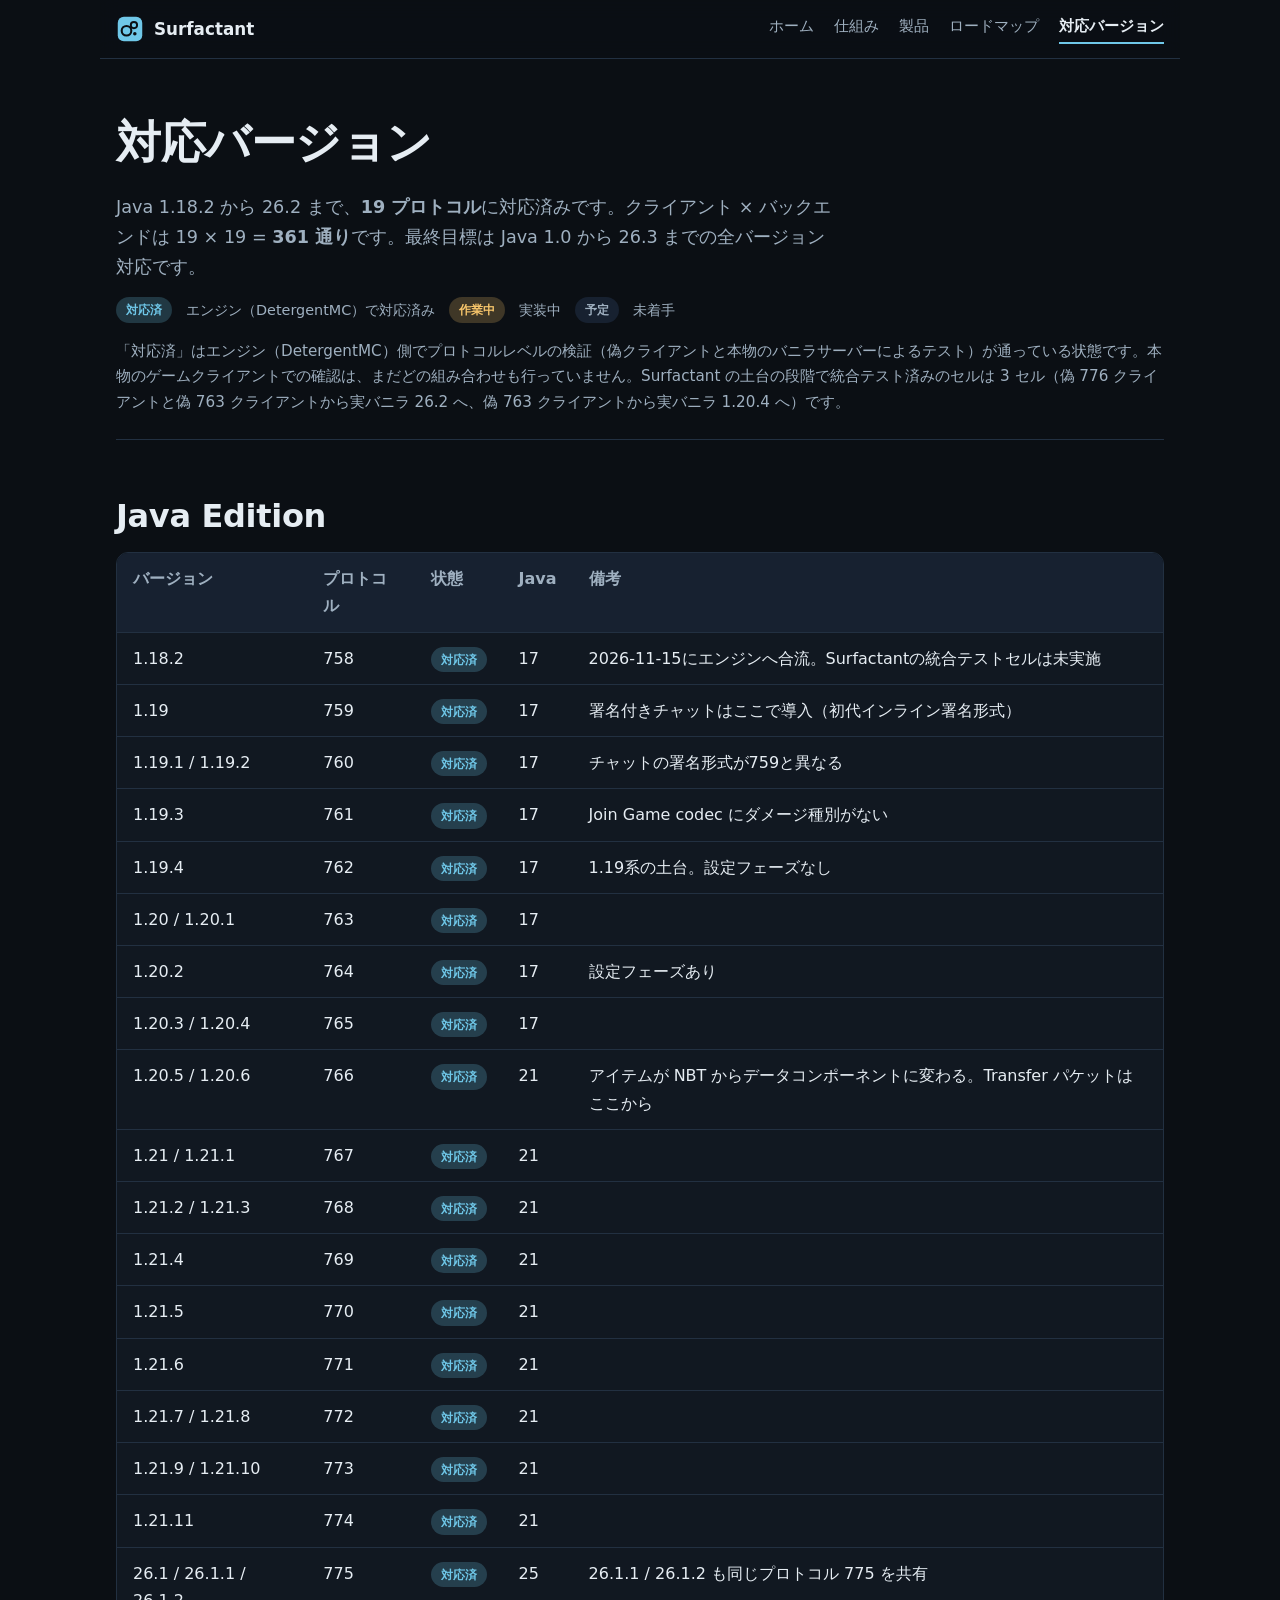
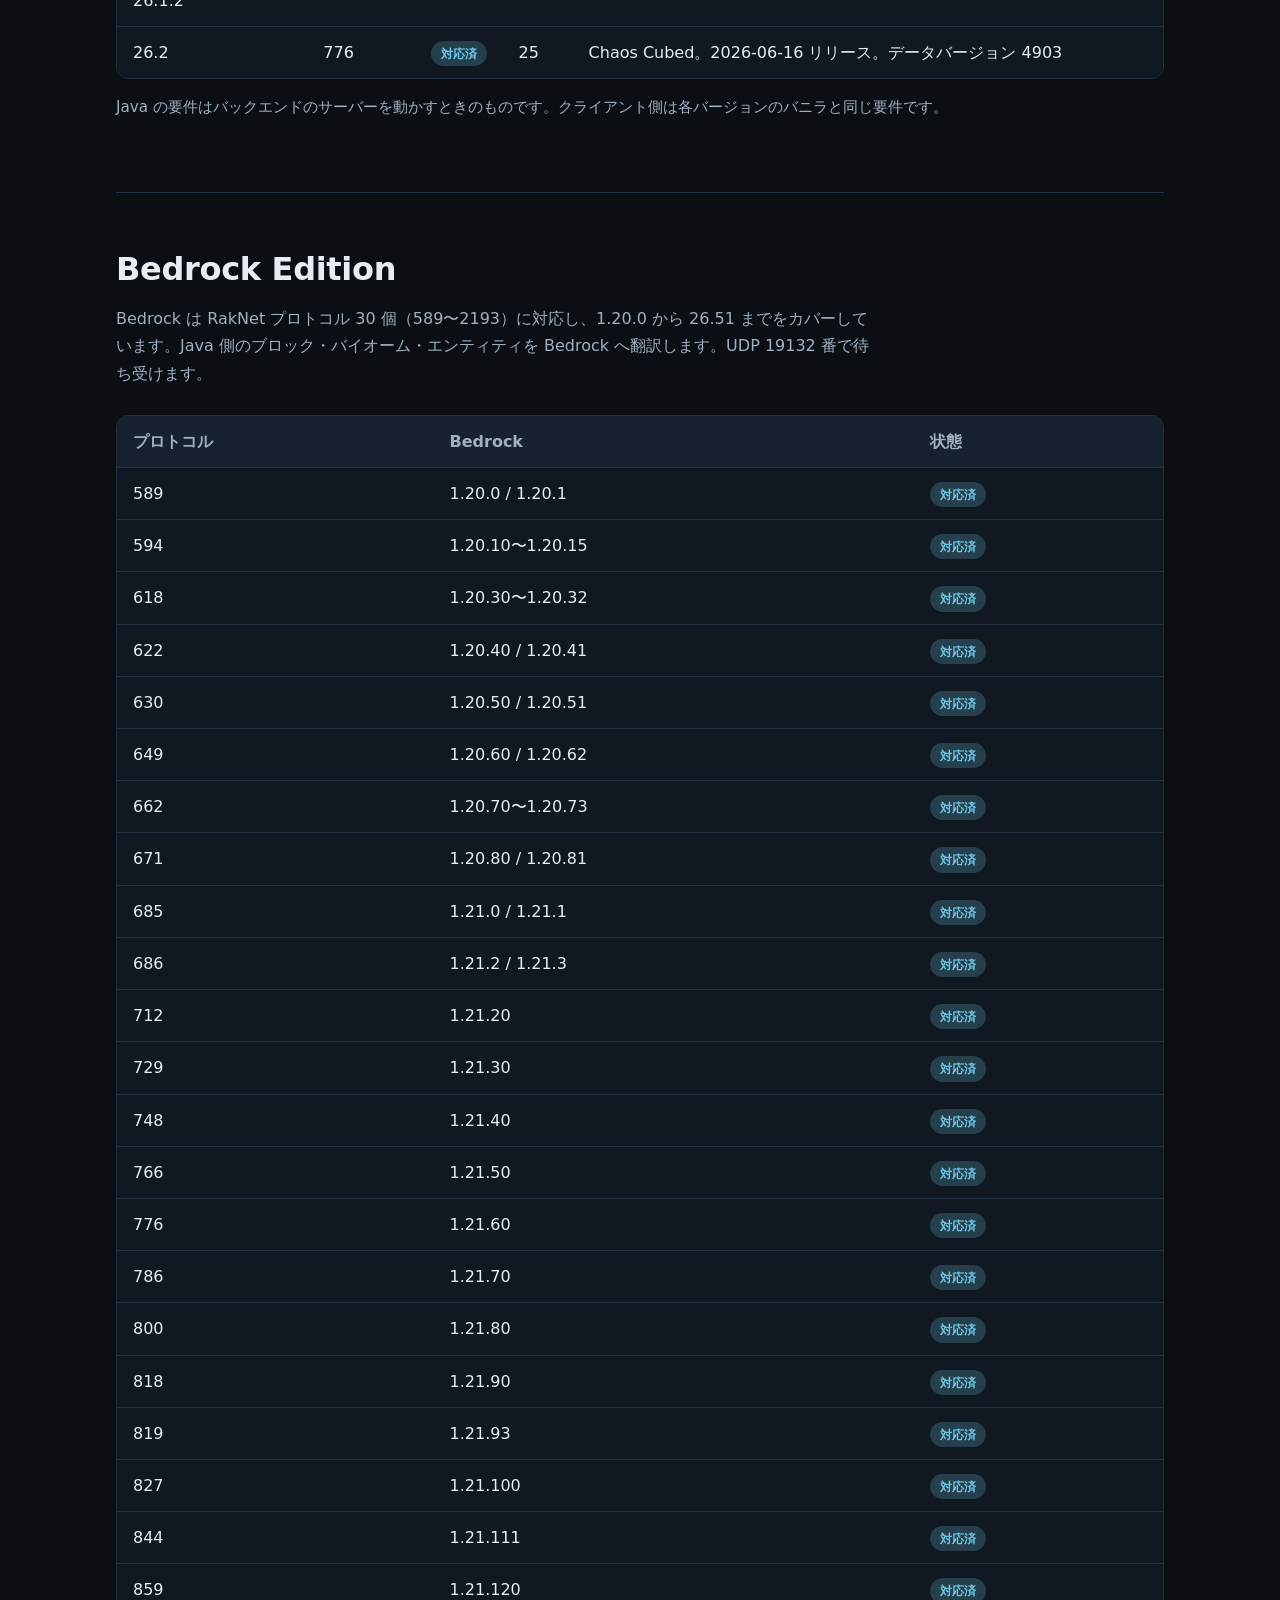
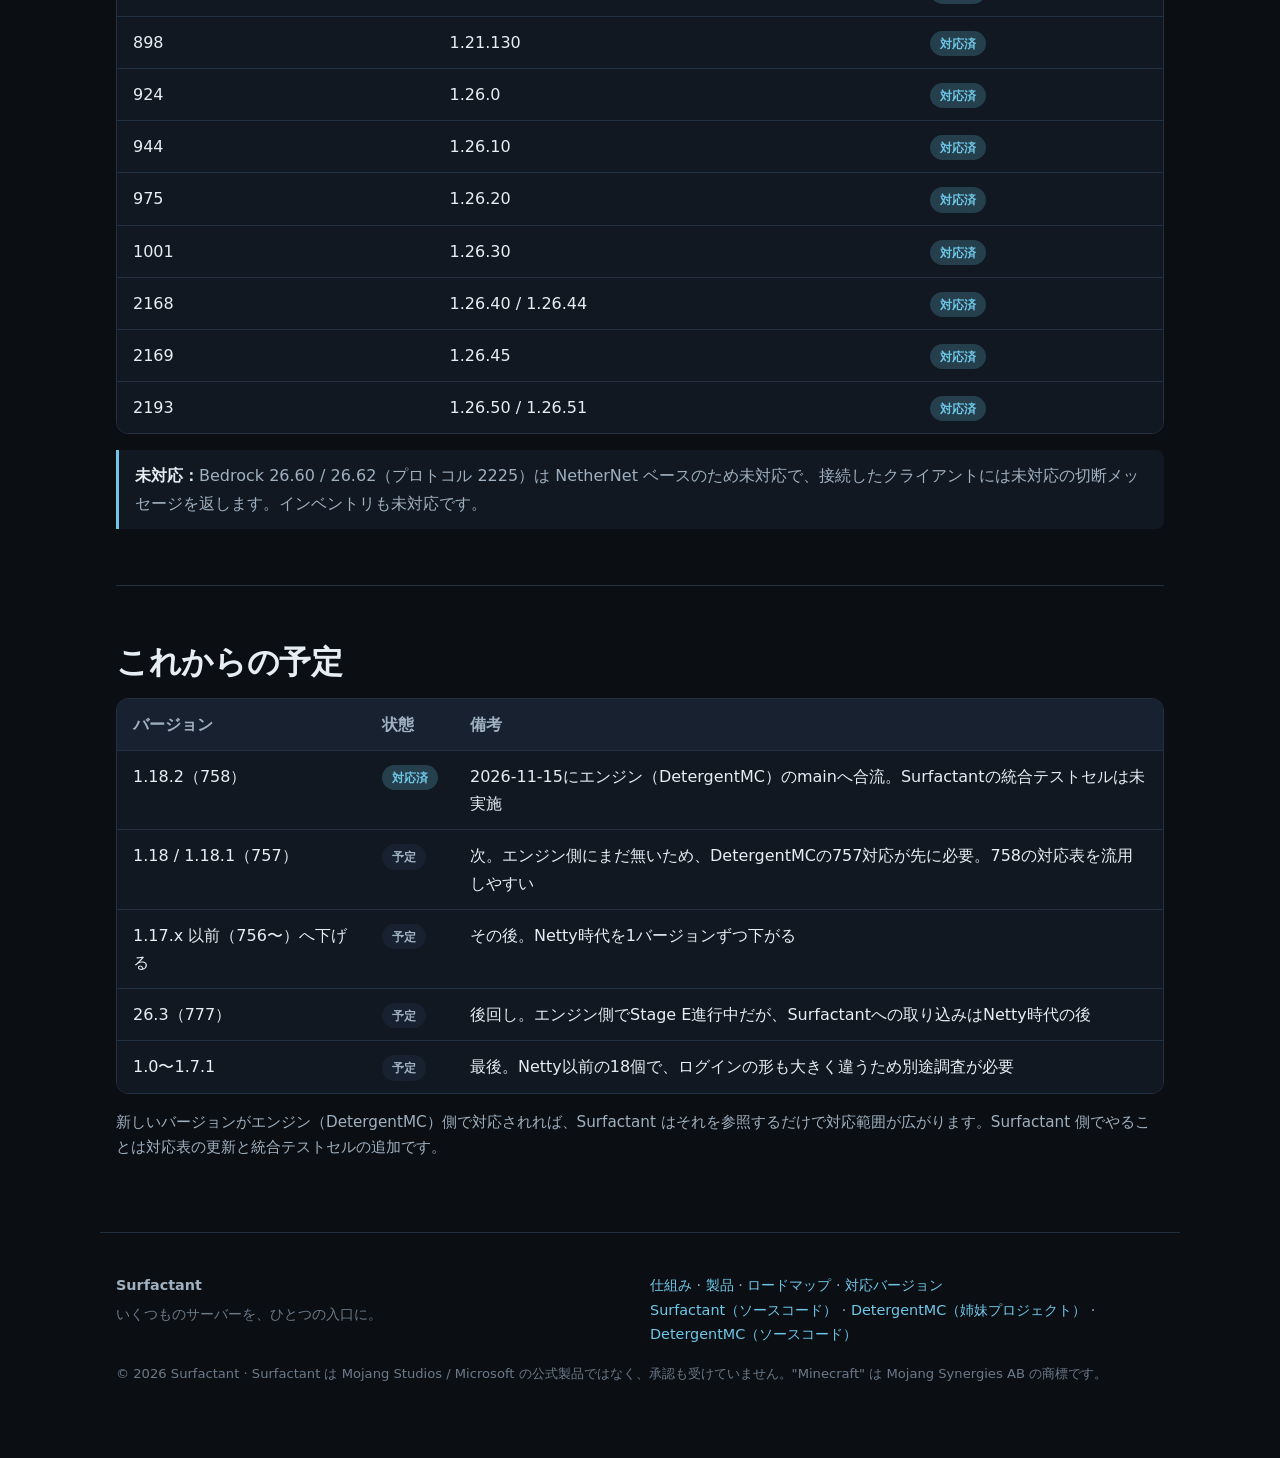
<file: web/versions.html>
<!doctype html>
<html lang="ja">
<head>
  <meta charset="utf-8">
  <meta name="viewport" content="width=device-width, initial-scale=1">
  <title>対応バージョン — Surfactant</title>
  <meta name="description" content="Surfactant の対応バージョン一覧。Java 758〜776 の 19 プロトコルと Bedrock 30 プロトコルに対応済み。最終目標は Java 1.0〜26.3 の全対応。">
  <meta property="og:title" content="対応バージョン — Surfactant">
  <meta property="og:description" content="Surfactant の対応バージョン一覧。Java 758〜776 の 19 プロトコルと Bedrock 30 プロトコルに対応済み。最終目標は Java 1.0〜26.3 の全対応。">
  <meta property="og:type" content="website">
  <link rel="icon" href="favicon.svg" type="image/svg+xml">
  <link rel="stylesheet" href="style.css">
</head>
<body>
  <header class="nav">
    <a class="brand" href="./" aria-label="Surfactant">
      <svg width="28" height="28" viewBox="0 0 32 32" aria-hidden="true"><rect x="2" y="2" width="28" height="28" rx="7" fill="var(--accent)"/><circle cx="12" cy="18" r="5.5" fill="none" stroke="#0b0f14" stroke-width="2.4"/><circle cx="20.5" cy="11.5" r="3.6" fill="none" stroke="#0b0f14" stroke-width="2.2"/><circle cx="21.5" cy="21.5" r="2" fill="#0b0f14"/></svg>
      <span>Surfactant</span>
    </a>
    <nav>
      <a href="./">ホーム</a>
      <a href="how.html">仕組み</a>
      <a href="products.html">製品</a>
      <a href="roadmap.html">ロードマップ</a>
      <a href="versions.html" class="active">対応バージョン</a>
    </nav>
  </header>
  <main>

    <section class="page-head">
      <h1>対応バージョン</h1>
      <p class="lead">Java 1.18.2 から 26.2 まで、<strong>19 プロトコル</strong>に対応済みです。クライアント × バックエンドは 19 × 19 = <strong>361 通り</strong>です。最終目標は Java 1.0 から 26.3 までの全バージョン対応です。</p>
      <p class="legend"><span class="badge done">対応済</span> エンジン（DetergentMC）で対応済み <span class="badge wip">作業中</span> 実装中 <span class="badge plan">予定</span> 未着手</p>
      <p class="note">「対応済」はエンジン（DetergentMC）側でプロトコルレベルの検証（偽クライアントと本物のバニラサーバーによるテスト）が通っている状態です。本物のゲームクライアントでの確認は、まだどの組み合わせも行っていません。Surfactant の土台の段階で統合テスト済みのセルは 3 セル（偽 776 クライアントと偽 763 クライアントから実バニラ 26.2 へ、偽 763 クライアントから実バニラ 1.20.4 へ）です。</p>
    </section>

    <section class="section">
      <h2>Java Edition</h2>
      <div class="compare">
        <table class="versions">
          <thead><tr><th>バージョン</th><th>プロトコル</th><th>状態</th><th>Java</th><th>備考</th></tr></thead>
          <tbody>
            <tr><td>1.18.2</td><td>758</td><td><span class="badge done">対応済</span></td><td>17</td><td>2026-11-15にエンジンへ合流。Surfactantの統合テストセルは未実施</td></tr>
            <tr><td>1.19</td><td>759</td><td><span class="badge done">対応済</span></td><td>17</td><td>署名付きチャットはここで導入（初代インライン署名形式）</td></tr>
            <tr><td>1.19.1 / 1.19.2</td><td>760</td><td><span class="badge done">対応済</span></td><td>17</td><td>チャットの署名形式が759と異なる</td></tr>
            <tr><td>1.19.3</td><td>761</td><td><span class="badge done">対応済</span></td><td>17</td><td>Join Game codec にダメージ種別がない</td></tr>
            <tr><td>1.19.4</td><td>762</td><td><span class="badge done">対応済</span></td><td>17</td><td>1.19系の土台。設定フェーズなし</td></tr>
            <tr><td>1.20 / 1.20.1</td><td>763</td><td><span class="badge done">対応済</span></td><td>17</td><td></td></tr>
            <tr><td>1.20.2</td><td>764</td><td><span class="badge done">対応済</span></td><td>17</td><td>設定フェーズあり</td></tr>
            <tr><td>1.20.3 / 1.20.4</td><td>765</td><td><span class="badge done">対応済</span></td><td>17</td><td></td></tr>
            <tr><td>1.20.5 / 1.20.6</td><td>766</td><td><span class="badge done">対応済</span></td><td>21</td><td>アイテムが NBT からデータコンポーネントに変わる。Transfer パケットはここから</td></tr>
            <tr><td>1.21 / 1.21.1</td><td>767</td><td><span class="badge done">対応済</span></td><td>21</td><td></td></tr>
            <tr><td>1.21.2 / 1.21.3</td><td>768</td><td><span class="badge done">対応済</span></td><td>21</td><td></td></tr>
            <tr><td>1.21.4</td><td>769</td><td><span class="badge done">対応済</span></td><td>21</td><td></td></tr>
            <tr><td>1.21.5</td><td>770</td><td><span class="badge done">対応済</span></td><td>21</td><td></td></tr>
            <tr><td>1.21.6</td><td>771</td><td><span class="badge done">対応済</span></td><td>21</td><td></td></tr>
            <tr><td>1.21.7 / 1.21.8</td><td>772</td><td><span class="badge done">対応済</span></td><td>21</td><td></td></tr>
            <tr><td>1.21.9 / 1.21.10</td><td>773</td><td><span class="badge done">対応済</span></td><td>21</td><td></td></tr>
            <tr><td>1.21.11</td><td>774</td><td><span class="badge done">対応済</span></td><td>21</td><td></td></tr>
            <tr><td>26.1 / 26.1.1 / 26.1.2</td><td>775</td><td><span class="badge done">対応済</span></td><td>25</td><td>26.1.1 / 26.1.2 も同じプロトコル 775 を共有</td></tr>
            <tr><td>26.2</td><td>776</td><td><span class="badge done">対応済</span></td><td>25</td><td>Chaos Cubed。2026-06-16 リリース。データバージョン 4903</td></tr>
          </tbody>
        </table>
      </div>
      <p class="note">Java の要件はバックエンドのサーバーを動かすときのものです。クライアント側は各バージョンのバニラと同じ要件です。</p>
    </section>

    <section class="section">
      <h2>Bedrock Edition</h2>
      <p class="sub">Bedrock は RakNet プロトコル 30 個（589〜2193）に対応し、1.20.0 から 26.51 までをカバーしています。Java 側のブロック・バイオーム・エンティティを Bedrock へ翻訳します。UDP 19132 番で待ち受けます。</p>
      <div class="compare">
        <table class="versions">
          <thead><tr><th>プロトコル</th><th>Bedrock</th><th>状態</th></tr></thead>
          <tbody>
            <tr><td>589</td><td>1.20.0 / 1.20.1</td><td><span class="badge done">対応済</span></td></tr>
            <tr><td>594</td><td>1.20.10〜1.20.15</td><td><span class="badge done">対応済</span></td></tr>
            <tr><td>618</td><td>1.20.30〜1.20.32</td><td><span class="badge done">対応済</span></td></tr>
            <tr><td>622</td><td>1.20.40 / 1.20.41</td><td><span class="badge done">対応済</span></td></tr>
            <tr><td>630</td><td>1.20.50 / 1.20.51</td><td><span class="badge done">対応済</span></td></tr>
            <tr><td>649</td><td>1.20.60 / 1.20.62</td><td><span class="badge done">対応済</span></td></tr>
            <tr><td>662</td><td>1.20.70〜1.20.73</td><td><span class="badge done">対応済</span></td></tr>
            <tr><td>671</td><td>1.20.80 / 1.20.81</td><td><span class="badge done">対応済</span></td></tr>
            <tr><td>685</td><td>1.21.0 / 1.21.1</td><td><span class="badge done">対応済</span></td></tr>
            <tr><td>686</td><td>1.21.2 / 1.21.3</td><td><span class="badge done">対応済</span></td></tr>
            <tr><td>712</td><td>1.21.20</td><td><span class="badge done">対応済</span></td></tr>
            <tr><td>729</td><td>1.21.30</td><td><span class="badge done">対応済</span></td></tr>
            <tr><td>748</td><td>1.21.40</td><td><span class="badge done">対応済</span></td></tr>
            <tr><td>766</td><td>1.21.50</td><td><span class="badge done">対応済</span></td></tr>
            <tr><td>776</td><td>1.21.60</td><td><span class="badge done">対応済</span></td></tr>
            <tr><td>786</td><td>1.21.70</td><td><span class="badge done">対応済</span></td></tr>
            <tr><td>800</td><td>1.21.80</td><td><span class="badge done">対応済</span></td></tr>
            <tr><td>818</td><td>1.21.90</td><td><span class="badge done">対応済</span></td></tr>
            <tr><td>819</td><td>1.21.93</td><td><span class="badge done">対応済</span></td></tr>
            <tr><td>827</td><td>1.21.100</td><td><span class="badge done">対応済</span></td></tr>
            <tr><td>844</td><td>1.21.111</td><td><span class="badge done">対応済</span></td></tr>
            <tr><td>859</td><td>1.21.120</td><td><span class="badge done">対応済</span></td></tr>
            <tr><td>898</td><td>1.21.130</td><td><span class="badge done">対応済</span></td></tr>
            <tr><td>924</td><td>1.26.0</td><td><span class="badge done">対応済</span></td></tr>
            <tr><td>944</td><td>1.26.10</td><td><span class="badge done">対応済</span></td></tr>
            <tr><td>975</td><td>1.26.20</td><td><span class="badge done">対応済</span></td></tr>
            <tr><td>1001</td><td>1.26.30</td><td><span class="badge done">対応済</span></td></tr>
            <tr><td>2168</td><td>1.26.40 / 1.26.44</td><td><span class="badge done">対応済</span></td></tr>
            <tr><td>2169</td><td>1.26.45</td><td><span class="badge done">対応済</span></td></tr>
            <tr><td>2193</td><td>1.26.50 / 1.26.51</td><td><span class="badge done">対応済</span></td></tr>
          </tbody>
        </table>
      </div>
      <ul class="facts" style="margin-top: 16px;">
        <li><strong>未対応：</strong>Bedrock 26.60 / 26.62（プロトコル 2225）は NetherNet ベースのため未対応で、接続したクライアントには未対応の切断メッセージを返します。インベントリも未対応です。</li>
      </ul>
    </section>

    <section class="section">
      <h2>これからの予定</h2>
      <div class="compare">
        <table class="versions">
          <thead><tr><th>バージョン</th><th>状態</th><th>備考</th></tr></thead>
          <tbody>
            <tr><td>1.18.2（758）</td><td><span class="badge done">対応済</span></td><td>2026-11-15にエンジン（DetergentMC）のmainへ合流。Surfactantの統合テストセルは未実施</td></tr>
            <tr><td>1.18 / 1.18.1（757）</td><td><span class="badge plan">予定</span></td><td>次。エンジン側にまだ無いため、DetergentMCの757対応が先に必要。758の対応表を流用しやすい</td></tr>
            <tr><td>1.17.x 以前（756〜）へ下げる</td><td><span class="badge plan">予定</span></td><td>その後。Netty時代を1バージョンずつ下がる</td></tr>
            <tr><td>26.3（777）</td><td><span class="badge plan">予定</span></td><td>後回し。エンジン側でStage E進行中だが、Surfactantへの取り込みはNetty時代の後</td></tr>
            <tr><td>1.0〜1.7.1</td><td><span class="badge plan">予定</span></td><td>最後。Netty以前の18個で、ログインの形も大きく違うため別途調査が必要</td></tr>
          </tbody>
        </table>
      </div>
      <p class="note">新しいバージョンがエンジン（DetergentMC）側で対応されれば、Surfactant はそれを参照するだけで対応範囲が広がります。Surfactant 側でやることは対応表の更新と統合テストセルの追加です。</p>
    </section>
  </main>
  <footer>
    <div class="footgrid">
      <div>
        <strong>Surfactant</strong>
        <p>いくつものサーバーを、ひとつの入口に。</p>
      </div>
      <div>
        <a href="how.html">仕組み</a> · <a href="products.html">製品</a> · <a href="roadmap.html">ロードマップ</a> · <a href="versions.html">対応バージョン</a><br>
        <a href="https://github.com/DetergentMC/Surfactant" rel="noopener">Surfactant（ソースコード）</a> · <a href="https://detergentmc.github.io/DetergentMC/" rel="noopener">DetergentMC（姉妹プロジェクト）</a> · <a href="https://github.com/DetergentMC/DetergentMC" rel="noopener">DetergentMC（ソースコード）</a>
      </div>
    </div>
    <p class="disclaimer">© 2026 Surfactant · Surfactant は Mojang Studios / Microsoft の公式製品ではなく、承認も受けていません。"Minecraft" は Mojang Synergies AB の商標です。</p>
  </footer>
</body>
</html>
</file>
<file: web/style.css>
/* Surfactant 公式サイトのデザイン。
   DetergentMC の web/style.css を土台に、アクセント色だけ Surfactant 用
   （泡・水色 #6fc7e8）に変えたものです。レイアウト・配色の土台は姉妹
   プロジェクトと共通にし、並んだときに同じ系列だと分かるようにしています。 */
:root {
  --bg: #0b0f14;
  --bg-2: #111821;
  --bg-3: #172130;
  --fg: #e6edf3;
  --fg-2: #9fb0c0;
  --fg-3: #6b7a8a;
  --accent: #6fc7e8;
  --accent-2: #f7c56b;
  --rust: #d9773a;
  --line: #223041;
  --radius: 12px;
  --max: 1080px;
  color-scheme: dark;
}

* { box-sizing: border-box; }
html { scroll-behavior: smooth; }
body {
  margin: 0;
  background: var(--bg);
  color: var(--fg);
  font-family: "Inter", "Noto Sans JP", system-ui, -apple-system, "Segoe UI", sans-serif;
  line-height: 1.7;
  -webkit-font-smoothing: antialiased;
}
a { color: var(--accent); text-decoration: none; }
a:hover { text-decoration: underline; }
code, pre { font-family: "JetBrains Mono", ui-monospace, "Cascadia Code", Consolas, monospace; }
code { background: var(--bg-3); padding: 0.1em 0.4em; border-radius: 5px; font-size: 0.92em; }
h1, h2, h3 { line-height: 1.25; margin: 0 0 0.5em; letter-spacing: -0.01em; }
h2 { font-size: clamp(1.5rem, 3vw, 2rem); }
h3 { font-size: 1.05rem; }
small { color: var(--fg-3); }

/* nav */
.nav {
  position: sticky; top: 0; z-index: 10;
  display: flex; align-items: center; justify-content: space-between; gap: 16px;
  max-width: var(--max); margin: 0 auto; padding: 14px 16px;
  backdrop-filter: blur(10px);
  background: color-mix(in srgb, var(--bg) 85%, transparent);
  border-bottom: 1px solid var(--line);
}
.brand { display: inline-flex; align-items: center; gap: 10px; color: var(--fg); font-weight: 700; font-size: 1.05rem; }
.brand:hover { text-decoration: none; }
.nav nav { display: flex; gap: 20px; flex-wrap: wrap; }
.nav nav a { color: var(--fg-2); font-size: 0.95rem; }
.nav nav a:hover { color: var(--fg); text-decoration: none; }

/* hero */
main { max-width: var(--max); margin: 0 auto; padding: 0 16px; }
.hero { padding: 72px 0 40px; }
.eyebrow { color: var(--accent); font-weight: 600; letter-spacing: 0.08em; text-transform: uppercase; font-size: 0.8rem; margin: 0 0 12px; }
.hero h1 { font-size: clamp(2rem, 6vw, 3.6rem); font-weight: 800; margin-bottom: 20px; }
.lead { color: var(--fg-2); font-size: 1.1rem; max-width: 720px; margin: 0 0 28px; }
.cta { display: flex; flex-wrap: wrap; gap: 12px; margin-bottom: 36px; }
.btn {
  display: inline-flex; align-items: center; gap: 10px;
  padding: 12px 18px; border-radius: 10px; font-weight: 600;
  border: 1px solid var(--line); background: var(--bg-2); color: var(--fg);
}
.btn:hover { text-decoration: none; border-color: var(--fg-3); }
.btn.primary { background: var(--accent); color: #0b0f14; border-color: var(--accent); }
.btn .tag { font-size: 0.72rem; font-weight: 600; padding: 2px 8px; border-radius: 999px; background: rgba(0,0,0,0.25); }
.btn:not(.primary) .tag { background: var(--bg-3); color: var(--fg-2); }
.term {
  background: var(--bg-2); border: 1px solid var(--line); border-radius: var(--radius);
  padding: 18px 20px; overflow-x: auto; font-size: 0.9rem; line-height: 1.6; margin: 0;
}
.term .prompt { color: var(--accent); }
.term .dim { color: var(--fg-3); }

/* sections */
.section { padding: 56px 0; border-top: 1px solid var(--line); }
.sub { color: var(--fg-2); max-width: 760px; margin: 0 0 28px; }
.note { color: var(--fg-2); font-size: 0.95rem; margin-top: 16px; }

/* diagram */
.diagram { display: grid; grid-template-columns: repeat(auto-fit, minmax(260px, 1fr)); gap: 16px; margin-bottom: 28px; }
.box { background: var(--bg-2); border: 1px solid var(--line); border-radius: var(--radius); padding: 18px; }
.box.highlight { border-color: var(--accent); box-shadow: 0 0 0 1px color-mix(in srgb, var(--accent) 35%, transparent); }
.box h3 { margin-bottom: 12px; }
.layer { border: 1px dashed var(--fg-3); border-radius: 8px; padding: 10px 12px; margin-top: 8px; font-size: 0.92rem; color: var(--fg-2); }
.layer.jvm { border-style: solid; border-color: var(--accent-2); color: var(--accent-2); }
.layer.jvm .layer { color: var(--fg-2); }
.facts { list-style: none; padding: 0; margin: 0; display: grid; gap: 10px; }
.facts li { background: var(--bg-2); border-left: 3px solid var(--accent); padding: 12px 16px; border-radius: 0 8px 8px 0; color: var(--fg-2); }
.facts strong { color: var(--fg); }

/* table */
.compare { overflow-x: auto; border: 1px solid var(--line); border-radius: var(--radius); }
table { width: 100%; border-collapse: collapse; background: var(--bg-2); min-width: 560px; }
th, td { padding: 12px 16px; text-align: left; border-bottom: 1px solid var(--line); vertical-align: top; }
th { color: var(--fg-2); font-weight: 600; background: var(--bg-3); }
tbody tr:last-child td { border-bottom: 0; }
td:first-child { color: var(--fg-2); white-space: nowrap; }

/* cards */
.grid { display: grid; grid-template-columns: repeat(auto-fit, minmax(280px, 1fr)); gap: 14px; }
.card { background: var(--bg-2); border: 1px solid var(--line); border-radius: var(--radius); padding: 18px; }
.card p { margin: 0; color: var(--fg-2); font-size: 0.95rem; }

/* stats + roadmap */
.stats { display: grid; grid-template-columns: repeat(auto-fit, minmax(200px, 1fr)); gap: 14px; margin-bottom: 28px; }
.stats > div { background: var(--bg-2); border: 1px solid var(--line); border-radius: var(--radius); padding: 18px; }
.num { display: block; font-size: 2rem; font-weight: 800; color: var(--accent); letter-spacing: -0.02em; }
.num small { font-size: 1rem; color: var(--fg-2); margin-left: 4px; }
.label { color: var(--fg-2); font-size: 0.9rem; }
.roadmap { list-style: none; padding: 0; margin: 0; display: grid; gap: 8px; }
.roadmap li { padding: 10px 14px 10px 40px; position: relative; background: var(--bg-2); border-radius: 8px; color: var(--fg-2); }
.roadmap li::before {
  content: ""; position: absolute; left: 14px; top: 15px; width: 14px; height: 14px; border-radius: 50%;
  border: 2px solid var(--fg-3);
}
.roadmap li.done { color: var(--fg); }
.roadmap li.done::before { border-color: var(--accent); background: var(--accent); }

/* footer */
footer { max-width: var(--max); margin: 0 auto; padding: 40px 16px 60px; border-top: 1px solid var(--line); color: var(--fg-2); font-size: 0.9rem; }
.disclaimer { color: var(--fg-3); font-size: 0.82rem; }

@media (max-width: 640px) {
  .nav { flex-direction: column; align-items: flex-start; }
  .hero { padding-top: 40px; }
}

/* --- multi-page additions --- */
.nav nav a.active { color: var(--fg); font-weight: 600; border-bottom: 2px solid var(--accent); padding-bottom: 2px; }
.page-head { padding: 56px 0 8px; }
.page-head h1 { font-size: clamp(1.8rem, 4.5vw, 2.8rem); font-weight: 800; }
.page-head .lead { margin-bottom: 8px; }

.card.link { display: block; color: var(--fg); transition: border-color .15s; }
.card.link:hover { text-decoration: none; border-color: var(--accent); }

.goals { display: grid; gap: 14px; }
.goal { display: flex; gap: 16px; background: var(--bg-2); border: 1px solid var(--line); border-radius: var(--radius); padding: 18px; }
.goal .num { flex: 0 0 auto; width: 40px; height: 40px; display: grid; place-items: center; border-radius: 10px; background: var(--accent); color: #0b0f14; font-weight: 800; font-size: 1.1rem; }
.goal h3 { margin-bottom: 4px; }
.goal p { margin: 0; color: var(--fg-2); }

.steps { padding-left: 1.4em; color: var(--fg-2); display: grid; gap: 8px; }
.faq { display: grid; gap: 6px; margin: 0; }
.faq dt { font-weight: 600; margin-top: 12px; }
.faq dd { margin: 0; color: var(--fg-2); }

.phases { display: grid; gap: 12px; }
.phase { position: relative; background: var(--bg-2); border: 1px solid var(--line); border-radius: var(--radius); padding: 18px 18px 18px 22px; border-left: 4px solid var(--accent); }
.phase-no { display: inline-block; font-size: 0.75rem; font-weight: 700; letter-spacing: .08em; text-transform: uppercase; color: var(--accent); margin-bottom: 4px; }
.phase p { margin: 0; color: var(--fg-2); }

.badge { display: inline-block; padding: 2px 10px; border-radius: 999px; font-size: 0.78rem; font-weight: 600; white-space: nowrap; }
.badge.done { background: color-mix(in srgb, var(--accent) 22%, transparent); color: var(--accent); }
.badge.wip { background: color-mix(in srgb, var(--accent-2) 22%, transparent); color: var(--accent-2); }
.badge.plan { background: var(--bg-3); color: var(--fg-2); }
.legend { color: var(--fg-2); font-size: 0.9rem; display: flex; flex-wrap: wrap; gap: 8px 14px; align-items: center; }
table.versions td:first-child { white-space: normal; color: var(--fg); }

.footgrid { display: grid; grid-template-columns: 1fr 1fr; gap: 20px; margin-bottom: 16px; }
.footgrid p { margin: 4px 0 0; color: var(--fg-3); }
@media (max-width: 640px) { .footgrid { grid-template-columns: 1fr; } }
</file>
